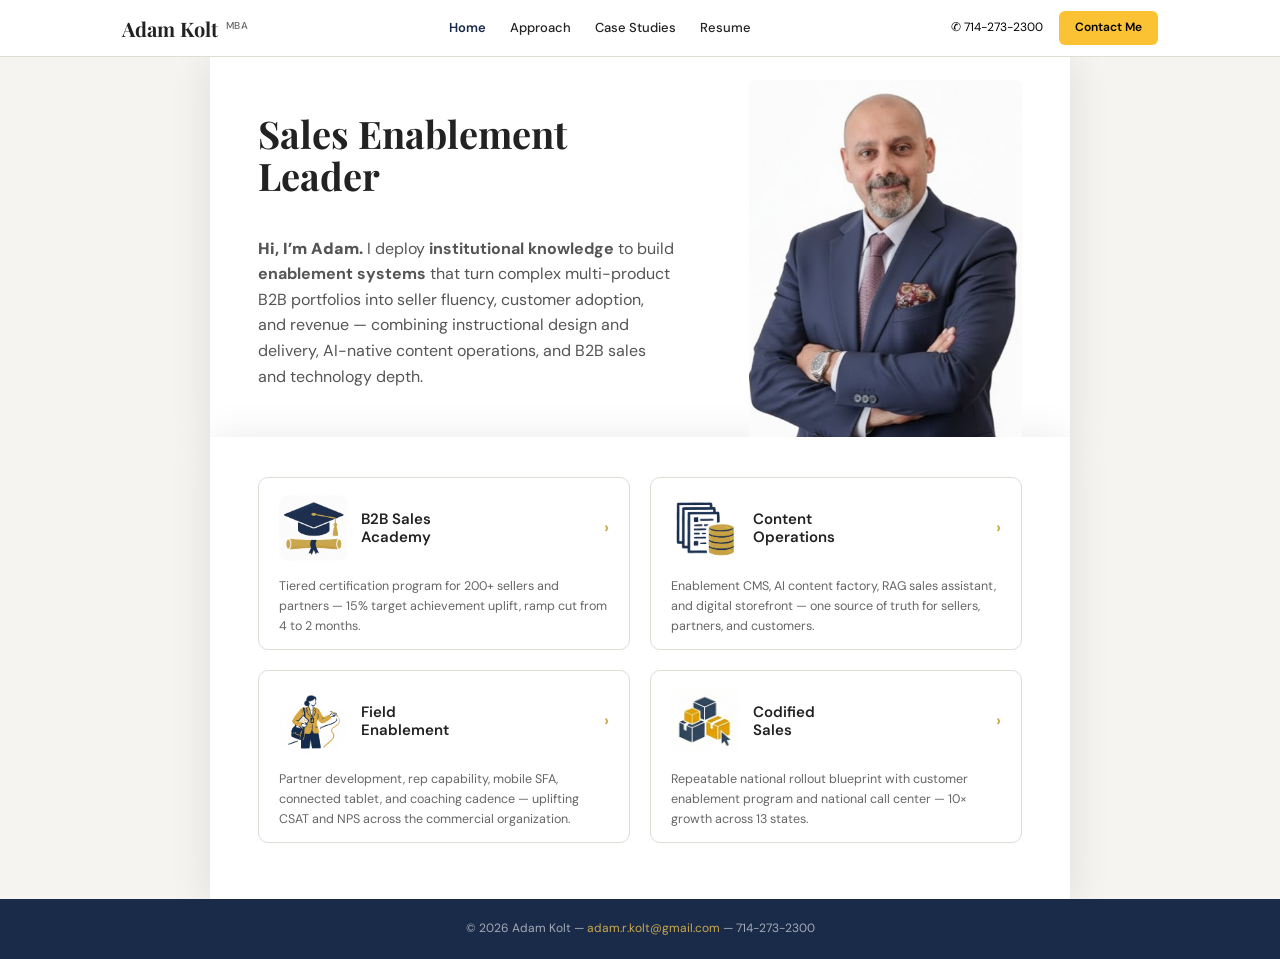
<file: index.html>
<!DOCTYPE html>
<html lang="en">

<head>
  <meta charset="UTF-8">
  <meta name="viewport" content="width=device-width, initial-scale=1.0">
  <title>Adam Kolt MBA – Sales Enablement Leader</title>
  <link
    href="https://fonts.googleapis.com/css2?family=Playfair+Display:ital,wght@0,700;1,400;1,700&family=DM+Sans:wght@300;400;500;600;700;800&display=swap"
    rel="stylesheet">
  <link rel="stylesheet" href="css/style.css">
</head>

<body>

  <!-- HEADER -->
  <header class="site-header">
    <div class="header-inner">
      <a href="index.html" class="header-logo">Adam Kolt <sup>MBA</sup></a>
      <nav class="site-nav">
        <a href="index.html" class="active">Home</a>
        <a href="approach.html">Approach</a>
        <a href="impact/b2b-sales-academy.html">Case Studies</a>
        <a href="resume.html">Resume</a>
      </nav>
      <div class="header-actions">
        <span class="header-phone">&#9990; 714-273-2300</span>
        <a href="mailto:adam.r.kolt@gmail.com" class="btn-contact">Contact Me</a>
      </div>
    </div>
  </header>

  <!-- HERO -->
  <div class="hero">
    <div class="hero-inner">
      <div style="padding-top:40px;">
        <h1 class="hero-heading" style="font-family:'Playfair Display',serif;font-weight:700;font-size:38px;">Sales
          Enablement <br> Leader
        </h1>
        <br>
        <p class="hero-sub">
          <span style="font-weight:900;">Hi, I&rsquo;m Adam.</span> I deploy <strong>institutional knowledge</strong>
          to build <strong>enablement systems</strong> that turn complex multi-product B2B portfolios into seller
          fluency, customer adoption, and revenue &mdash; combining instructional design and delivery, AI-native content
          operations, and B2B sales and technology depth.
        </p>
      </div>
      <div class="hero-photo" style="width:273px;height:357px;">
        <img src="images/AdamKolt.JPG" alt="Adam Kolt"
          style="width:100%;height:100%;object-fit:cover;object-position:center top;">
      </div>
    </div>
  </div>

  <!-- CASE STUDY CARDS -->
  <div class="cards-section">
    <div class="cards-grid">

      <!-- B2B Sales Academy -->
      <a href="impact/b2b-sales-academy.html" class="project-card">
        <div class="card-icon">
          <img src="images/Academy_Icon.jpg" alt="B2B Sales Academy"
            style="width:100%;height:100%;object-fit:contain;transform:scale(1.05);">
        </div>
        <div class="card-title">
          <h3>B2B Sales<br>Academy</h3>
          <span class="card-arrow">&rsaquo;</span>
        </div>
        <p class="card-desc">Tiered certification program for 200+ sellers and partners &mdash; 15% target
          achievement uplift, ramp cut from 4 to 2 months.</p>
      </a>

      <!-- Content Operations -->
      <a href="impact/content-operations.html" class="project-card">
        <div class="card-icon">
          <img src="images/Content_Icon.jpg" alt="Content Operations"
            style="width:100%;height:100%;object-fit:contain;">
        </div>
        <div class="card-title">
          <h3>Content<br>Operations</h3>
          <span class="card-arrow">&rsaquo;</span>
        </div>
        <p class="card-desc">Enablement CMS, AI content factory, RAG sales assistant, and digital storefront &mdash;
          one source of truth for sellers, partners, and customers.</p>
      </a>

      <!-- Field Enablement -->
      <a href="impact/field-enablement.html" class="project-card">
        <div class="card-icon">
          <img src="images/Field_Icon.png" alt="Field Enablement" style="width:100%;height:100%;object-fit:contain;">
        </div>
        <div class="card-title">
          <h3>Field<br>Enablement</h3>
          <span class="card-arrow">&rsaquo;</span>
        </div>
        <p class="card-desc">Partner development, rep capability, mobile SFA, connected tablet, and coaching cadence
          &mdash;
          uplifting CSAT and NPS across the commercial organization.</p>
      </a>

      <!-- Codified Sales -->
      <a href="impact/codified-sales.html" class="project-card">
        <div class="card-icon">
          <img src="images/CS_Icon.png" alt="Codified Sales" style="width:100%;height:100%;object-fit:contain;">
        </div>
        <div class="card-title">
          <h3>Codified<br>Sales</h3>
          <span class="card-arrow">&rsaquo;</span>
        </div>
        <p class="card-desc">Repeatable national rollout blueprint with customer enablement program and national call
          center &mdash; 10&times; growth across 13 states.</p>
      </a>

    </div>
  </div>

  <footer class="site-footer">
    &copy; 2026 Adam Kolt &mdash; <a href="mailto:adam.r.kolt@gmail.com">adam.r.kolt@gmail.com</a> &mdash;
    714-273-2300
  </footer>

</body>

</html>
</file>
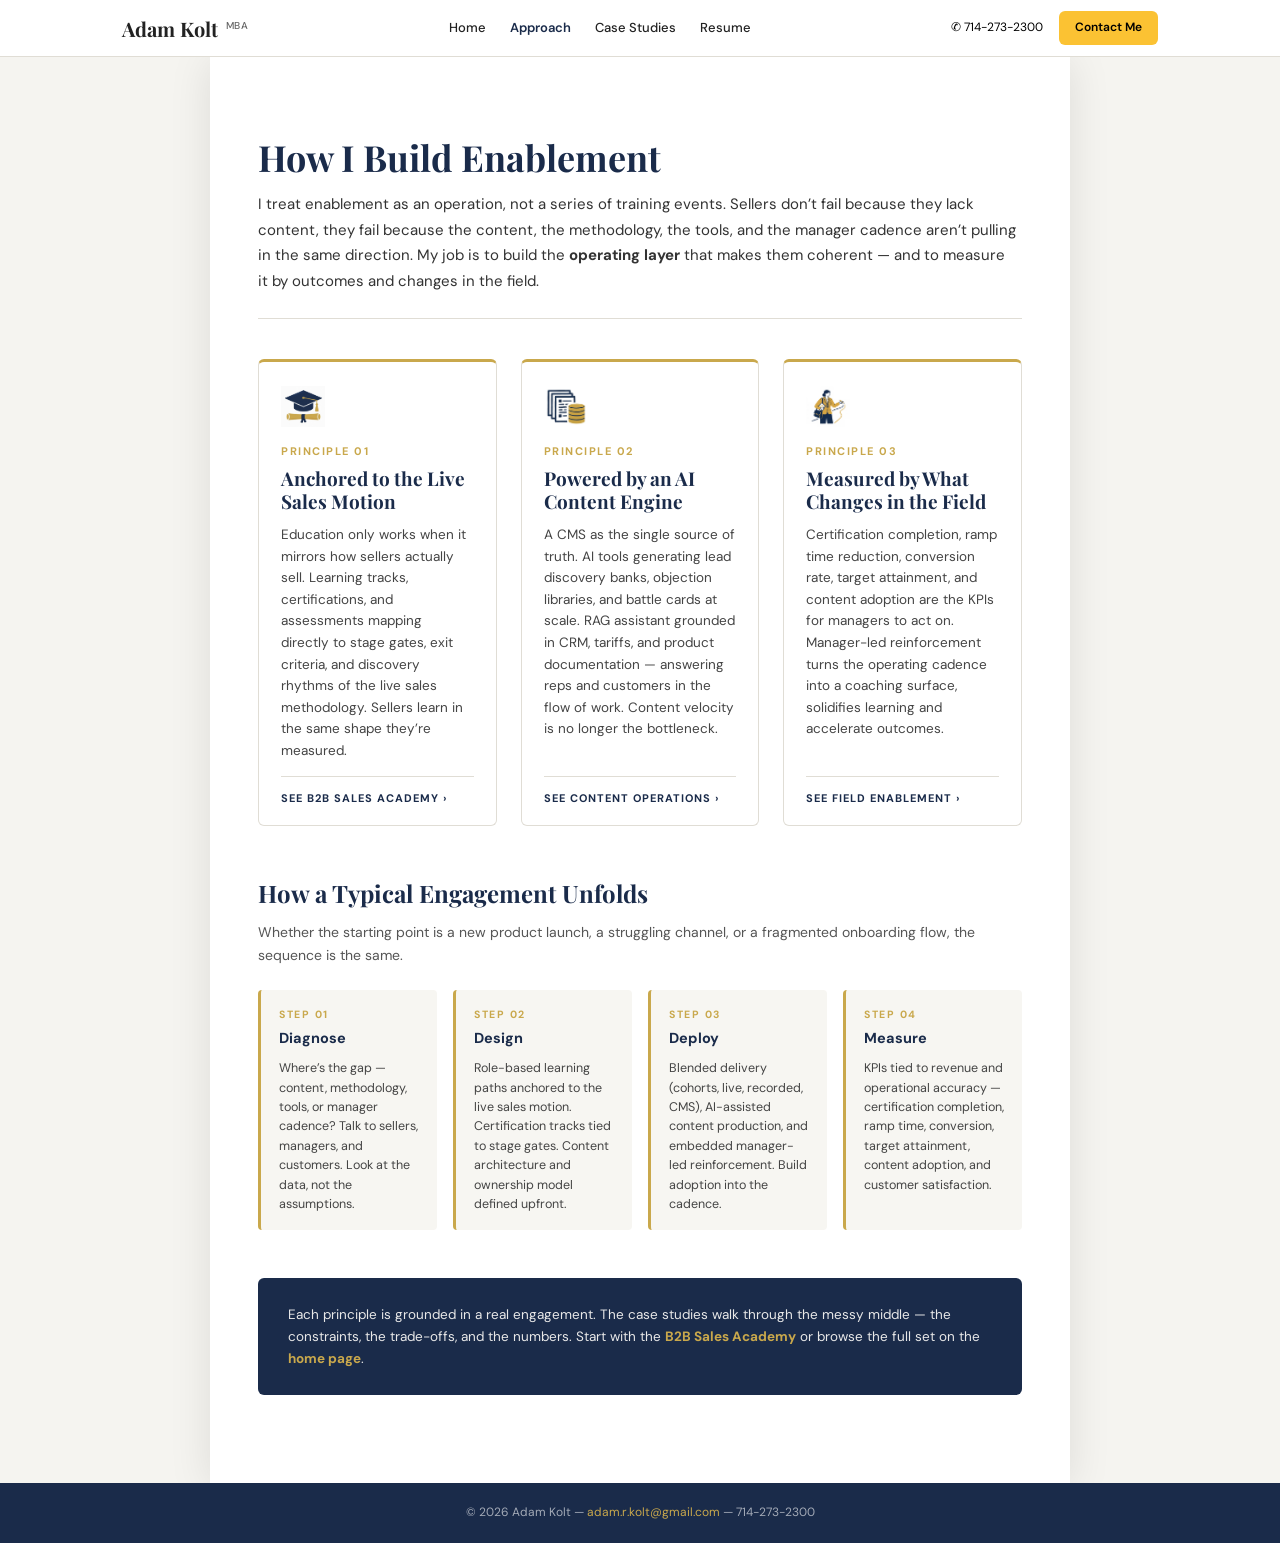
<file: approach.html>
<!DOCTYPE html>
<html lang="en">

<head>
  <meta charset="UTF-8">
  <meta name="viewport" content="width=device-width, initial-scale=1.0">
  <title>Approach – Adam Kolt MBA | How I Build Enablement</title>
  <link
    href="https://fonts.googleapis.com/css2?family=Playfair+Display:ital,wght@0,700;1,400;1,700&family=DM+Sans:wght@300;400;500;600;700;800&display=swap"
    rel="stylesheet">
  <link rel="stylesheet" href="css/style.css">
  <style>
    .approach-hero {
      padding: 48px 0 24px;
      border-bottom: 1px solid var(--border);
      margin-bottom: 40px;
    }

    .approach-hero h1 {
      font-family: 'Playfair Display', serif;
      font-size: 36px;
      font-weight: 700;
      color: var(--navy);
      margin: 0 0 14px;
      line-height: 1.15;
    }

    .approach-hero .lede {
      font-size: 15px;
      color: #333;
      line-height: 1.7;
      max-width: 760px;
      margin: 0;
    }

    .principles-grid {
      display: grid;
      grid-template-columns: repeat(3, 1fr);
      gap: 24px;
      margin-bottom: 48px;
    }

    .principle-card {
      background: #fff;
      border: 1px solid var(--border);
      border-top: 3px solid var(--gold);
      border-radius: 6px;
      padding: 22px 22px 18px;
      display: flex;
      flex-direction: column;
    }

    .principle-icon {
      width: 44px;
      height: 44px;
      margin-bottom: 14px;
    }

    .principle-icon img {
      width: 100%;
      height: 100%;
      object-fit: contain;
    }

    .principle-num {
      font-size: 11px;
      font-weight: 700;
      color: var(--gold);
      letter-spacing: 1.5px;
      text-transform: uppercase;
      margin-bottom: 6px;
    }

    .principle-card h3 {
      font-family: 'Playfair Display', serif;
      font-size: 19px;
      font-weight: 700;
      color: var(--navy);
      margin: 0 0 10px;
      line-height: 1.25;
    }

    .principle-card p {
      font-size: 13.5px;
      color: #444;
      line-height: 1.6;
      margin: 0 0 14px;
      flex: 1;
    }

    .principle-card a.see-case {
      font-size: 11px;
      font-weight: 700;
      color: var(--navy);
      letter-spacing: 1px;
      text-transform: uppercase;
      text-decoration: none;
      border-top: 1px solid var(--border);
      padding-top: 12px;
      display: inline-block;
    }

    .principle-card a.see-case:hover {
      color: var(--gold);
    }

    .process-section {
      margin-bottom: 48px;
    }

    .process-section h2 {
      font-family: 'Playfair Display', serif;
      font-size: 24px;
      font-weight: 700;
      color: var(--navy);
      margin: 0 0 8px;
    }

    .process-section .process-lede {
      font-size: 14px;
      color: #555;
      line-height: 1.6;
      margin: 0 0 24px;
      max-width: 720px;
    }

    .process-grid {
      display: grid;
      grid-template-columns: repeat(4, 1fr);
      gap: 16px;
    }

    .process-step {
      background: #F7F6F2;
      border-left: 3px solid var(--gold);
      padding: 16px 18px;
      border-radius: 4px;
    }

    .process-step .step-num {
      font-size: 10.5px;
      font-weight: 700;
      color: var(--gold);
      letter-spacing: 1.5px;
      text-transform: uppercase;
      margin-bottom: 4px;
    }

    .process-step h4 {
      font-size: 14.5px;
      font-weight: 700;
      color: var(--navy);
      margin: 0 0 8px;
    }

    .process-step p {
      font-size: 12.5px;
      color: #444;
      line-height: 1.55;
      margin: 0;
    }

    .closing-callout {
      background: var(--navy);
      color: #fff;
      padding: 26px 30px;
      border-radius: 6px;
      margin-bottom: 40px;
    }

    .closing-callout h3 {
      font-family: 'Playfair Display', serif;
      font-size: 20px;
      font-weight: 700;
      margin: 0 0 8px;
      color: #fff;
    }

    .closing-callout p {
      font-size: 13.5px;
      line-height: 1.6;
      margin: 0;
      color: #e8e8e8;
    }

    .closing-callout a {
      color: var(--gold);
      font-weight: 700;
      text-decoration: none;
    }

    @media (max-width: 900px) {

      .principles-grid,
      .process-grid {
        grid-template-columns: 1fr;
      }
    }
  </style>
</head>

<body>

  <!-- HEADER -->
  <header class="site-header">
    <div class="header-inner">
      <a href="index.html" class="header-logo">Adam Kolt <sup>MBA</sup></a>
      <nav class="site-nav">
        <a href="index.html">Home</a>
        <a href="approach.html" class="active">Approach</a>
        <a href="impact/b2b-sales-academy.html">Case Studies</a>
        <a href="resume.html">Resume</a>
      </nav>
      <div class="header-actions">
        <span class="header-phone">&#9990; 714-273-2300</span>
        <a href="mailto:adam.r.kolt@gmail.com" class="btn-contact">Contact Me</a>
      </div>
    </div>
  </header>

  <div class="page">
    <div class="content">

      <!-- HERO -->
      <div class="approach-hero">
        <h1>How I Build Enablement</h1>
        <p class="lede">
          I treat enablement as an operation, not a series of training events. Sellers don&rsquo;t fail because they
          lack content, they fail because the content, the methodology, the tools, and the manager cadence
          aren&rsquo;t pulling in the same direction. My job is to build the <strong>operating layer</strong> that
          makes them coherent &mdash; and to measure it by outcomes and changes in the field.
        </p>
      </div>

      <!-- THREE PRINCIPLES -->
      <div class="principles-grid">

        <!-- Principle 1 -->
        <div class="principle-card">
          <div class="principle-icon"><img src="images/Academy_Icon.jpg" alt=""></div>
          <div class="principle-num">Principle 01</div>
          <h3>Anchored to the Live Sales Motion</h3>
          <p>Education only works when it mirrors how sellers actually sell. Learning tracks, certifications, and
            assessments mapping directly to stage gates, exit criteria, and discovery rhythms of the live sales
            methodology. Sellers learn in the same shape they&rsquo;re
            measured.</p>
          <a class="see-case" href="impact/b2b-sales-academy.html">See B2B Sales Academy &rsaquo;</a>
        </div>

        <!-- Principle 2 -->
        <div class="principle-card">
          <div class="principle-icon"><img src="images/Content_Icon.jpg" alt=""></div>
          <div class="principle-num">Principle 02</div>
          <h3>Powered by an AI Content Engine</h3>
          <p>A CMS as the single source of truth. AI tools generating lead discovery banks, objection
            libraries, and battle cards at scale. RAG assistant grounded in CRM, tariffs, and product
            documentation &mdash; answering reps and customers in the flow of work. Content velocity is no longer the
            bottleneck.</p>
          <a class="see-case" href="impact/content-operations.html">See Content Operations &rsaquo;</a>
        </div>

        <!-- Principle 3 -->
        <div class="principle-card">
          <div class="principle-icon"><img src="images/Field_Icon.png" alt=""></div>
          <div class="principle-num">Principle 03</div>
          <h3>Measured by What Changes in the Field</h3>
          <p>Certification completion, ramp time reduction, conversion rate, target attainment, and content adoption are
            the KPIs
            for managers to act on. Manager-led reinforcement turns the operating
            cadence into a coaching surface, solidifies learning and accelerate outcomes.</p>
          <a class="see-case" href="impact/field-enablement.html">See Field Enablement &rsaquo;</a>
        </div>

      </div>

      <!-- ENGAGEMENT PROCESS -->
      <div class="process-section">
        <h2>How a Typical Engagement Unfolds</h2>
        <p class="process-lede">
          Whether the starting point is a new product launch, a struggling channel, or a fragmented onboarding flow,
          the sequence is the same.
        </p>

        <div class="process-grid">

          <div class="process-step">
            <div class="step-num">Step 01</div>
            <h4>Diagnose</h4>
            <p>Where&rsquo;s the gap &mdash; content, methodology, tools, or manager cadence? Talk to sellers,
              managers, and customers. Look at the data, not the assumptions.</p>
          </div>

          <div class="process-step">
            <div class="step-num">Step 02</div>
            <h4>Design</h4>
            <p>Role-based learning paths anchored to the live sales motion. Certification tracks tied to stage gates.
              Content architecture and ownership model defined upfront.</p>
          </div>

          <div class="process-step">
            <div class="step-num">Step 03</div>
            <h4>Deploy</h4>
            <p>Blended delivery (cohorts, live, recorded, CMS), AI-assisted content production, and embedded
              manager-led reinforcement. Build adoption into the cadence.</p>
          </div>

          <div class="process-step">
            <div class="step-num">Step 04</div>
            <h4>Measure</h4>
            <p>KPIs tied to revenue and operational accuracy &mdash; certification completion, ramp time, conversion,
              target attainment, content adoption, and customer satisfaction.</p>
          </div>

        </div>
      </div>

      <!-- CLOSING CALLOUT -->
      <div class="closing-callout">
        <p>Each principle is grounded in a real engagement. The case studies walk through the messy middle &mdash;
          the constraints, the trade-offs, and the numbers. Start with the
          <a href="impact/b2b-sales-academy.html">B2B Sales Academy</a> or browse the full set on the
          <a href="index.html">home page</a>.
        </p>
      </div>

    </div>
  </div>

  <footer class="site-footer">
    &copy; 2026 Adam Kolt &mdash; <a href="mailto:adam.r.kolt@gmail.com">adam.r.kolt@gmail.com</a> &mdash;
    714-273-2300
  </footer>

</body>

</html>
</file>
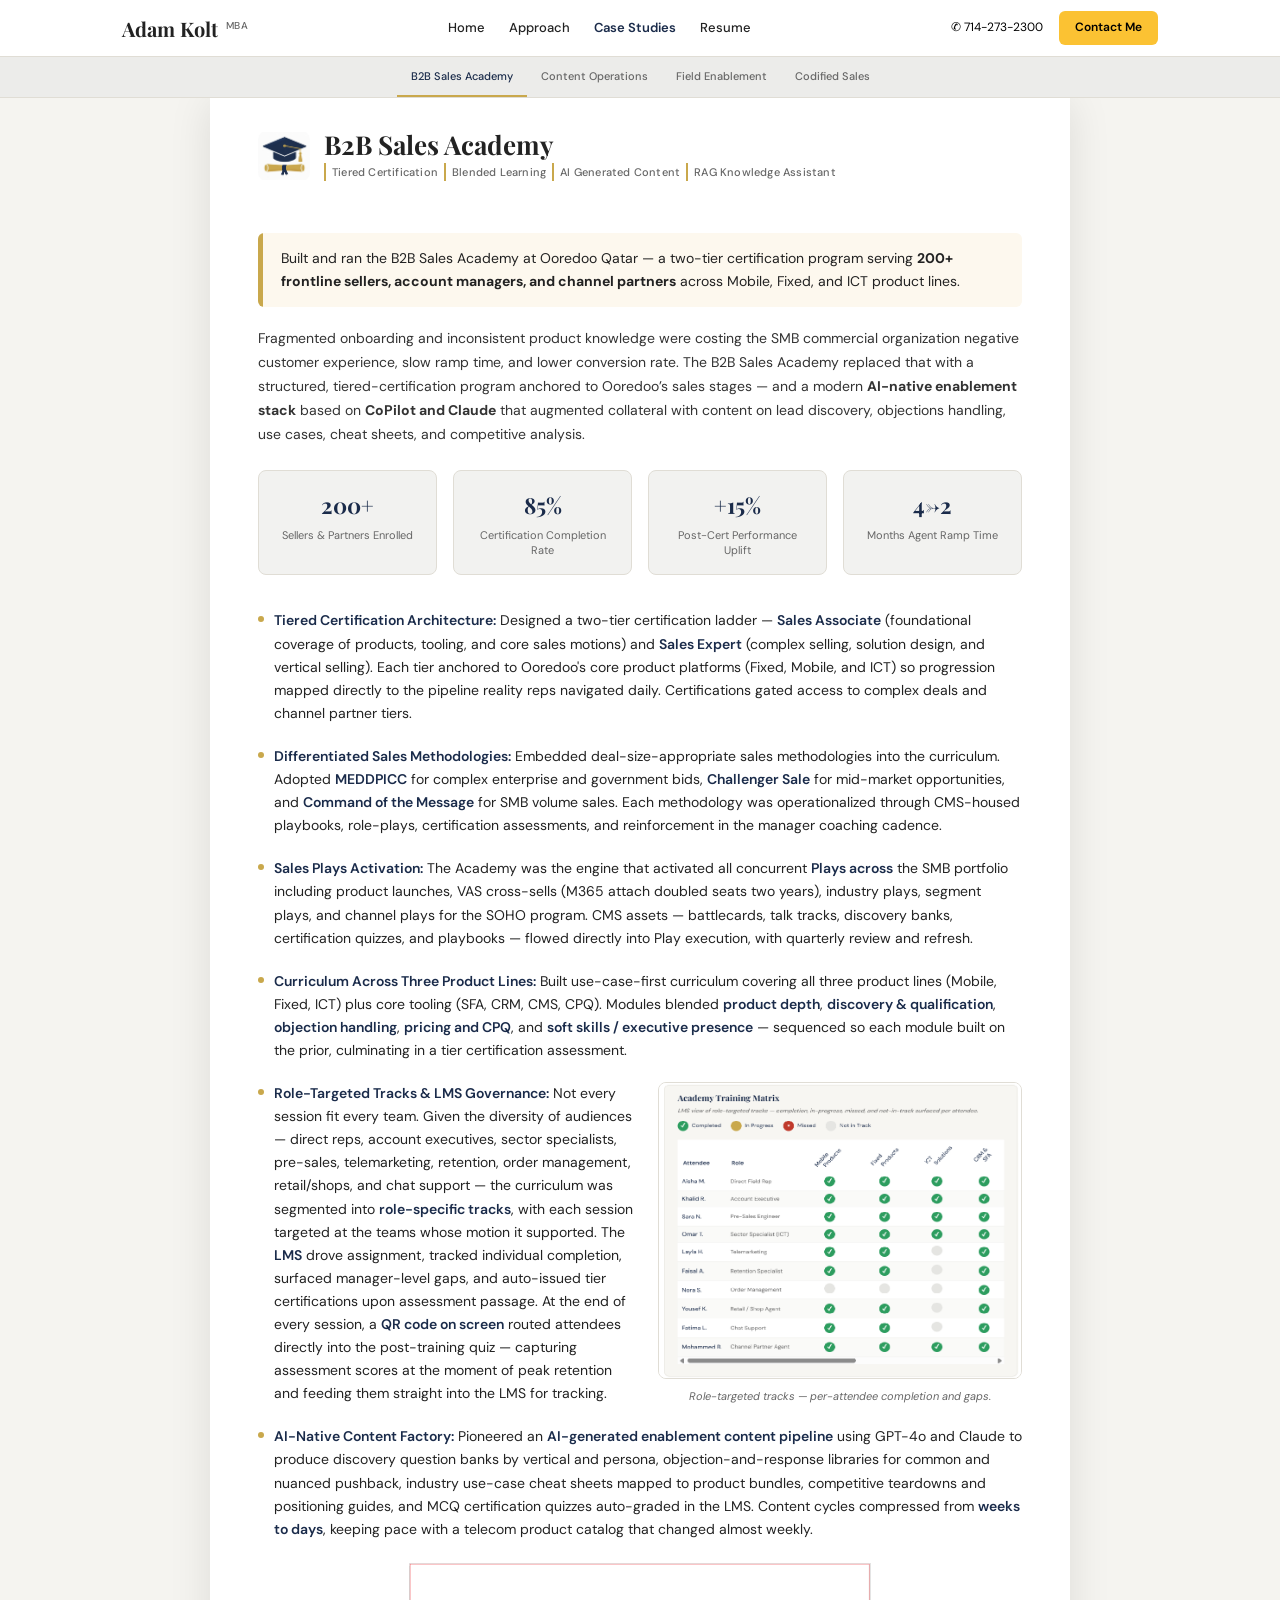
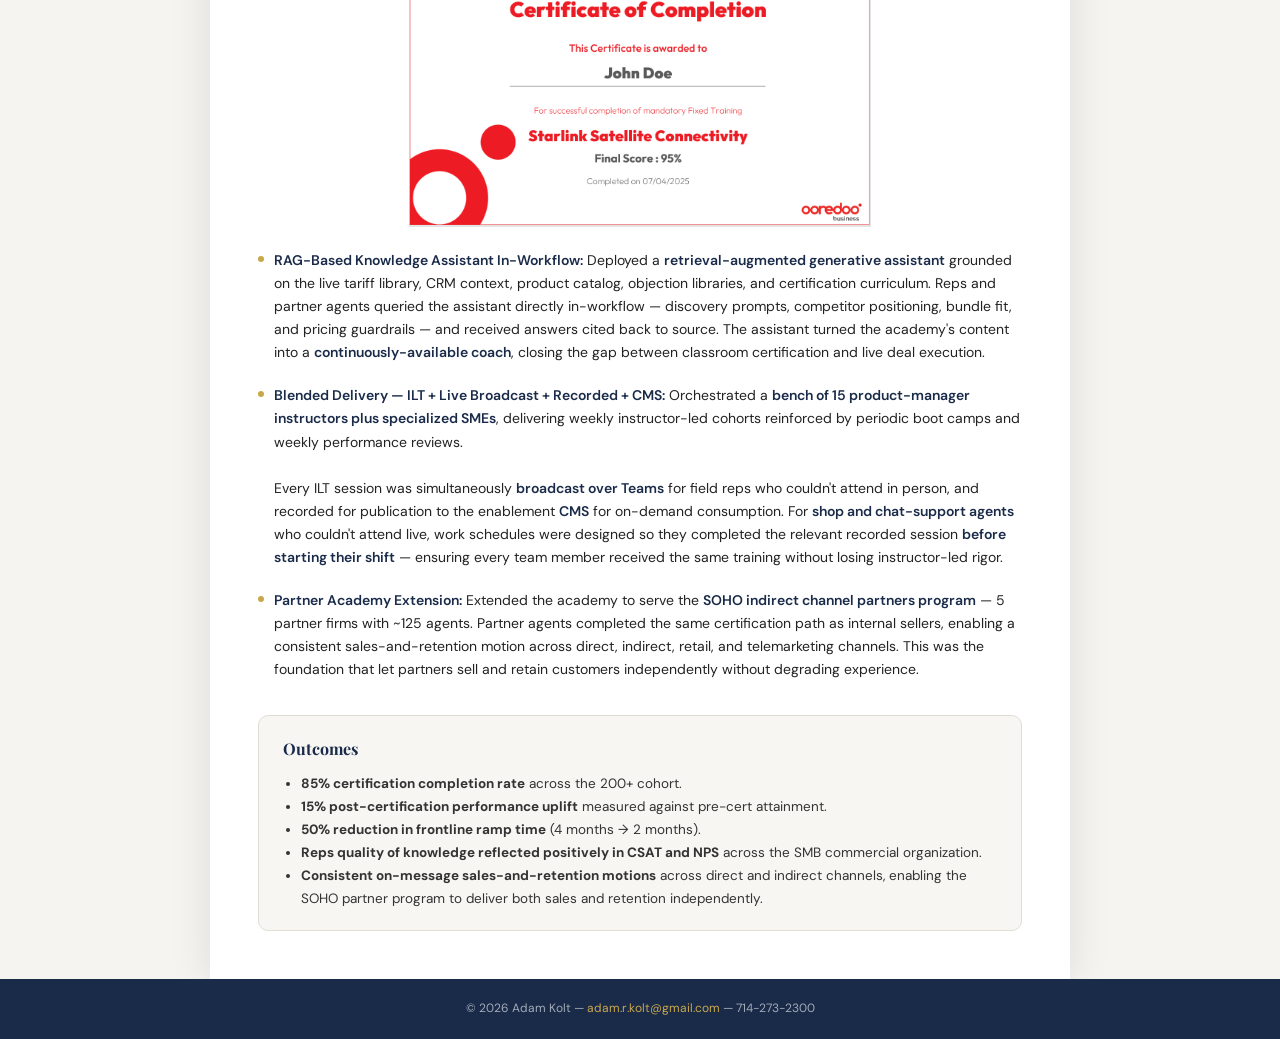
<file: impact/b2b-sales-academy.html>
<!DOCTYPE html>
<html lang="en">

<head>
  <meta charset="UTF-8">
  <meta name="viewport" content="width=device-width, initial-scale=1.0">
  <title>B2B Sales Academy – Adam Kolt MBA</title>
  <link
    href="https://fonts.googleapis.com/css2?family=Playfair+Display:ital,wght@0,700;1,400;1,700&family=DM+Sans:wght@300;400;500;600;700;800&display=swap"
    rel="stylesheet">
  <link rel="stylesheet" href="../css/style.css">
  <style>
    .bullet-item,
    .right-bullet {
      border-bottom: none;
    }
  </style>
</head>

<body>

  <header class="site-header">
    <div class="header-inner">
      <a href="../index.html" class="header-logo">Adam Kolt <sup>MBA</sup></a>
      <nav class="site-nav">
        <a href="../index.html">Home</a>
        <a href="../approach.html">Approach</a>
        <a href="b2b-sales-academy.html" class="active">Case Studies</a>
        <a href="../resume.html">Resume</a>
      </nav>
      <div class="header-actions">
        <span class="header-phone">&#9990; 714-273-2300</span>
        <a href="mailto:adam.r.kolt@gmail.com" class="btn-contact">Contact Me</a>
      </div>
    </div>
  </header>

  <!-- PROJECT NAV -->
  <div style="background:#ECECEA;border-bottom:1px solid var(--border);position:sticky;top:56px;z-index:99;">
    <div style="margin:0 auto;padding:0 48px;display:flex;gap:0;justify-content:center;">
      <a href="b2b-sales-academy.html"
        style="padding:10px 14px;font-size:11px;font-weight:500;color:var(--navy);white-space:nowrap;border-bottom:2px solid var(--gold);">B2B
        Sales Academy</a>
      <a href="content-operations.html"
        style="padding:10px 14px;font-size:11px;font-weight:500;color:var(--muted);white-space:nowrap;border-bottom:2px solid transparent;">Content
        Operations</a>
      <a href="field-enablement.html"
        style="padding:10px 14px;font-size:11px;font-weight:500;color:var(--muted);white-space:nowrap;border-bottom:2px solid transparent;">Field
        Enablement</a>
      <a href="codified-sales.html"
        style="padding:10px 14px;font-size:11px;font-weight:500;color:var(--muted);white-space:nowrap;border-bottom:2px solid transparent;">Codified
        Sales</a>
    </div>
  </div>

  <div class="page">
    <div class="content">

      <div class="section-header">
        <div class="section-icon"><img src="../images/Academy_Icon.jpg" alt=""
            style="width:100%;height:100%;object-fit:contain;"></div>
        <div class="section-title">
          <h2>B2B Sales Academy</h2>
          <div class="tags">
            <span class="tag">Tiered Certification</span>
            <span class="tag">Blended Learning</span>
            <span class="tag">AI Generated Content</span>
            <span class="tag">RAG Knowledge Assistant</span>
          </div>
        </div>
      </div>
      <br>
      <div class="callout gold" style="margin-top:20px;">
        <div class="callout-bar"></div>
        <div class="callout-body">
          Built and ran the B2B Sales Academy at Ooredoo Qatar — a two-tier certification program serving
          <strong>200+ frontline sellers, account managers, and channel partners</strong> across Mobile, Fixed, and
          ICT product lines.
        </div>
      </div>

      <p class="intro">
        Fragmented onboarding and inconsistent product knowledge were costing the SMB commercial organization negative
        customer experience, slow ramp time, and lower conversion rate. The B2B Sales Academy replaced that with a
        structured, tiered-certification program anchored to Ooredoo&rsquo;s sales stages &mdash; and a modern
        <strong>AI-native enablement stack</strong> based on <strong>CoPilot and Claude</strong> that augmented
        collateral with content on lead discovery, objections handling, use cases, cheat sheets, and competitive
        analysis.
      </p>

      <!-- KPIs -->
      <div style="display:grid;grid-template-columns:repeat(4,1fr);gap:16px;margin-top:20px;margin-bottom:24px;">
        <div
          style="background:#f2f2f0;border:1px solid var(--border);border-radius:8px;padding:16px;text-align:center;">
          <div style="font-size:22px;font-weight:700;color:var(--navy);font-family:'Playfair Display',serif;">200+
          </div>
          <div style="font-size:11px;color:var(--muted);margin-top:4px;line-height:1.4;">Sellers &amp; Partners
            Enrolled</div>
        </div>
        <div
          style="background:#f2f2f0;border:1px solid var(--border);border-radius:8px;padding:16px;text-align:center;">
          <div style="font-size:22px;font-weight:700;color:var(--navy);font-family:'Playfair Display',serif;">85%
          </div>
          <div style="font-size:11px;color:var(--muted);margin-top:4px;line-height:1.4;">Certification Completion
            Rate</div>
        </div>
        <div
          style="background:#f2f2f0;border:1px solid var(--border);border-radius:8px;padding:16px;text-align:center;">
          <div style="font-size:22px;font-weight:700;color:var(--navy);font-family:'Playfair Display',serif;">+15%
          </div>
          <div style="font-size:11px;color:var(--muted);margin-top:4px;line-height:1.4;">Post-Cert Performance Uplift
          </div>
        </div>
        <div
          style="background:#f2f2f0;border:1px solid var(--border);border-radius:8px;padding:16px;text-align:center;">
          <div style="font-size:22px;font-weight:700;color:var(--navy);font-family:'Playfair Display',serif;">4&rarr;2
          </div>
          <div style="font-size:11px;color:var(--muted);margin-top:4px;line-height:1.4;">Months Agent Ramp Time</div>
        </div>
      </div>

      <!-- SECTIONS -->
      <div class="bullet-list">

        <div class="bullet-item">
          <div class="bullet-dot"></div>
          <div><strong>Tiered Certification Architecture:</strong> Designed a two-tier certification ladder &mdash;
            <strong>Sales Associate</strong> (foundational coverage of products, tooling, and core sales motions)
            and <strong>Sales Expert</strong> (complex selling, solution design, and vertical selling). Each tier
            anchored to Ooredoo's core product platforms (Fixed, Mobile, and ICT) so progression mapped directly to
            the pipeline reality reps navigated daily. Certifications gated access to complex deals and channel
            partner tiers.
          </div>
        </div>

        <div class="bullet-item">
          <div class="bullet-dot"></div>
          <div><strong>Differentiated Sales Methodologies:</strong> Embedded deal-size-appropriate sales
            methodologies into the curriculum. Adopted <strong>MEDDPICC</strong> for complex enterprise and government
            bids, <strong>Challenger Sale</strong> for mid-market opportunities, and <strong>Command of the
              Message</strong> for SMB volume sales. Each methodology was operationalized through CMS-housed playbooks,
            role-plays, certification assessments, and reinforcement in the manager coaching cadence.
          </div>
        </div>

        <div class="bullet-item">
          <div class="bullet-dot"></div>
          <div><strong>Sales Plays Activation:</strong>

            The Academy was the engine that activated all concurrent <strong> Plays across</strong> the SMB
            portfolio including product launches, VAS cross-sells (M365 attach doubled seats two years), industry plays,
            segment
            plays, and channel plays for the SOHO program. CMS assets — battlecards, talk tracks, discovery banks,
            certification quizzes, and playbooks — flowed directly into Play execution, with quarterly review and
            refresh.

          </div>
        </div>




        <div class="bullet-item">
          <div class="bullet-dot"></div>
          <div><strong>Curriculum Across Three Product Lines:</strong> Built use-case-first curriculum covering all
            three product lines (Mobile, Fixed, ICT) plus core tooling (SFA, CRM, CMS, CPQ). Modules blended
            <strong>product depth</strong>, <strong>discovery &amp; qualification</strong>,
            <strong>objection handling</strong>, <strong>pricing and CPQ</strong>, and
            <strong>soft skills / executive presence</strong> &mdash; sequenced so each module built on the prior,
            culminating in a tier certification assessment.
          </div>
        </div>

        <div class="bullet-item">
          <div class="bullet-dot"></div>
          <div style="display:grid;grid-template-columns:1fr 1fr;gap:20px;align-items:start;">
            <div><strong>Role-Targeted Tracks &amp; LMS Governance:</strong> Not every session fit every team. Given
              the diversity of audiences &mdash; direct reps, account executives, sector specialists, pre-sales,
              telemarketing, retention, order management, retail/shops, and chat support &mdash; the curriculum was
              segmented into <strong>role-specific tracks</strong>, with each session targeted at the teams whose
              motion it supported. The <strong>LMS</strong> drove assignment, tracked individual completion,
              surfaced manager-level gaps, and auto-issued tier certifications upon assessment passage. At the end
              of every session, a <strong>QR code on screen</strong> routed attendees directly into the
              post-training quiz &mdash; capturing assessment scores at the moment of peak retention and feeding
              them straight into the LMS for tracking.
            </div>
            <div>
              <img src="../images/Matrix.png" alt="Academy Training Matrix &mdash; LMS view"
                style="width:100%;display:block;border-radius:8px;border:1px solid var(--border);">
              <p style="text-align:center;font-size:11px;color:var(--muted);margin-top:8px;font-style:italic;">
                Role-targeted tracks &mdash; per-attendee completion and gaps.
              </p>
            </div>
          </div>
        </div>

        <div class="bullet-item">
          <div class="bullet-dot"></div>
          <div><strong>AI-Native Content Factory:</strong> Pioneered an
            <strong>AI-generated enablement content pipeline</strong> using GPT-4o and Claude to produce discovery
            question banks by vertical and persona, objection-and-response libraries for common and nuanced
            pushback, industry use-case cheat sheets mapped to product bundles, competitive teardowns and
            positioning guides, and MCQ certification quizzes auto-graded in the LMS. Content cycles compressed
            from <strong>weeks to days</strong>, keeping pace with a telecom product catalog that changed almost weekly.
          </div>
        </div>

        <div style="display:flex;justify-content:center;margin:12px 0;">
          <img src="../images/certificate.png" alt="B2B Academy Certificate"
            style="height:264px;width:auto;display:block;">
        </div>

        <div class="bullet-item">
          <div class="bullet-dot"></div>
          <div><strong>RAG-Based Knowledge Assistant In-Workflow:</strong> Deployed a
            <strong>retrieval-augmented generative assistant</strong> grounded on the live tariff library, CRM
            context, product catalog, objection libraries, and certification curriculum. Reps and partner agents
            queried the assistant directly in-workflow &mdash; discovery prompts, competitor positioning, bundle
            fit, and pricing guardrails &mdash; and received answers cited back to source. The assistant turned the
            academy's content into a <strong>continuously-available coach</strong>, closing the gap between
            classroom certification and live deal execution.
          </div>
        </div>

        <div class="bullet-item">
          <div class="bullet-dot"></div>
          <div><strong>Blended Delivery &mdash; ILT + Live Broadcast + Recorded + CMS:</strong> Orchestrated a
            <strong>bench of 15 product-manager instructors plus specialized SMEs</strong>, delivering weekly
            instructor-led cohorts reinforced by periodic boot camps and weekly performance reviews.
            <br><br>
            Every ILT session was simultaneously <strong>broadcast over Teams</strong> for field reps who couldn't
            attend in person, and recorded for publication to the enablement <strong>CMS</strong> for on-demand
            consumption. For <strong>shop and chat-support agents</strong> who couldn't attend live, work schedules
            were designed so they completed the relevant recorded session
            <strong>before starting their shift</strong> &mdash; ensuring every team member received the same
            training without losing instructor-led rigor.
          </div>
        </div>

        <div class="bullet-item" style="border-bottom:none;">
          <div class="bullet-dot"></div>
          <div><strong>Partner Academy Extension:</strong> Extended the academy to serve the
            <strong>SOHO indirect channel partners program</strong> &mdash; 5 partner firms with ~125 agents.
            Partner agents completed the same certification path as internal sellers, enabling a consistent
            sales-and-retention motion across direct, indirect, retail, and telemarketing channels. This was the
            foundation that let partners sell and retain customers independently without degrading experience.
          </div>
        </div>

      </div>

      <!-- OUTCOMES -->
      <div
        style="background:#F7F6F2;border:1px solid var(--border);border-radius:10px;padding:20px 24px;margin-top:24px;">
        <h4 style="font-family:'Playfair Display',serif;font-size:16px;color:var(--navy);margin:0 0 10px;">Outcomes
        </h4>
        <ul style="margin:0;padding-left:18px;font-size:13.5px;color:#333;line-height:1.7;">
          <li><strong>85% certification completion rate</strong> across the 200+ cohort.</li>
          <li><strong>15% post-certification performance uplift</strong> measured against pre-cert attainment.</li>
          <li><strong>50% reduction in frontline ramp time</strong> (4 months &rarr; 2 months).</li>
          <li><strong>Reps quality of knowledge reflected positively in CSAT and NPS</strong> across the SMB commercial
            organization.</li>
          <li><strong>Consistent on-message sales-and-retention motions</strong> across direct and indirect channels,
            enabling
            the SOHO partner program to deliver both sales and retention independently.</li>
        </ul>
      </div>

    </div>
  </div><!-- /page -->

  <footer class="site-footer">
    &copy; 2026 Adam Kolt &mdash; <a href="mailto:adam.r.kolt@gmail.com">adam.r.kolt@gmail.com</a> &mdash;
    714-273-2300
  </footer>

</body>

</html>
</file>
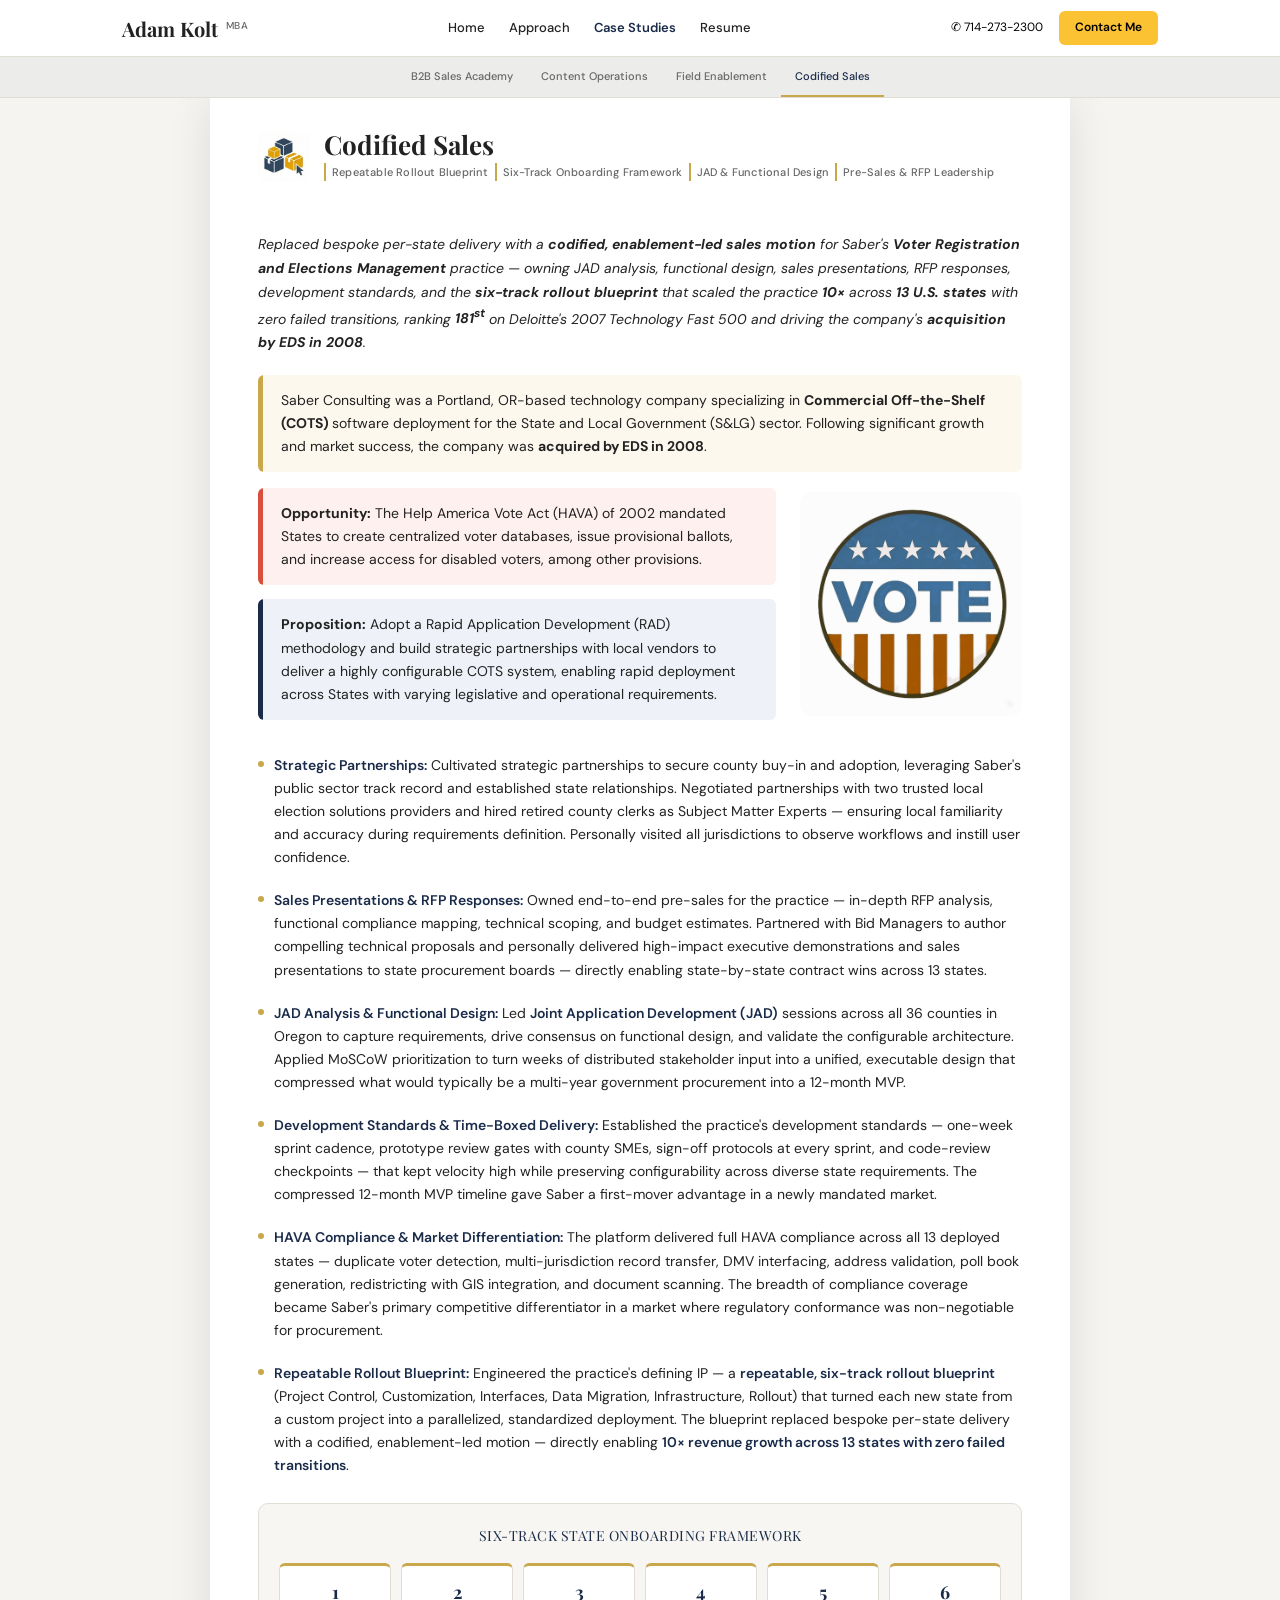
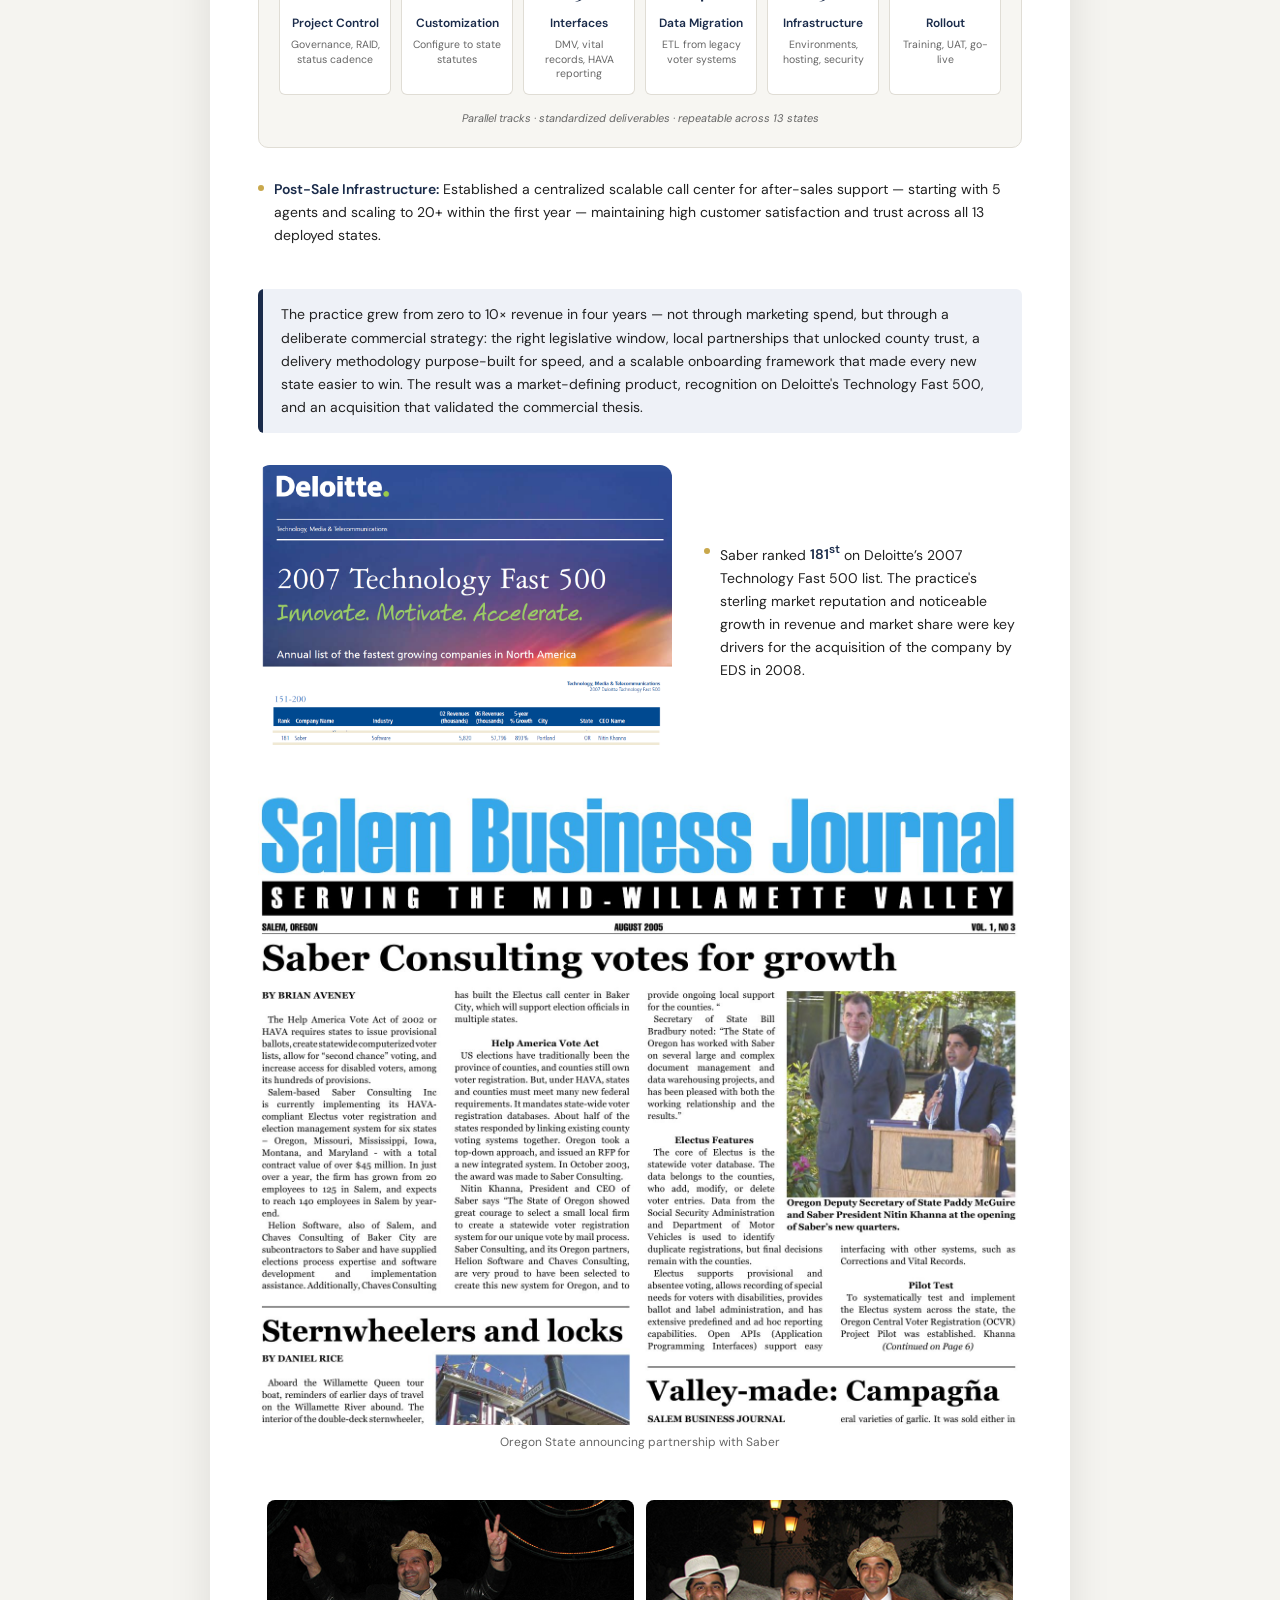
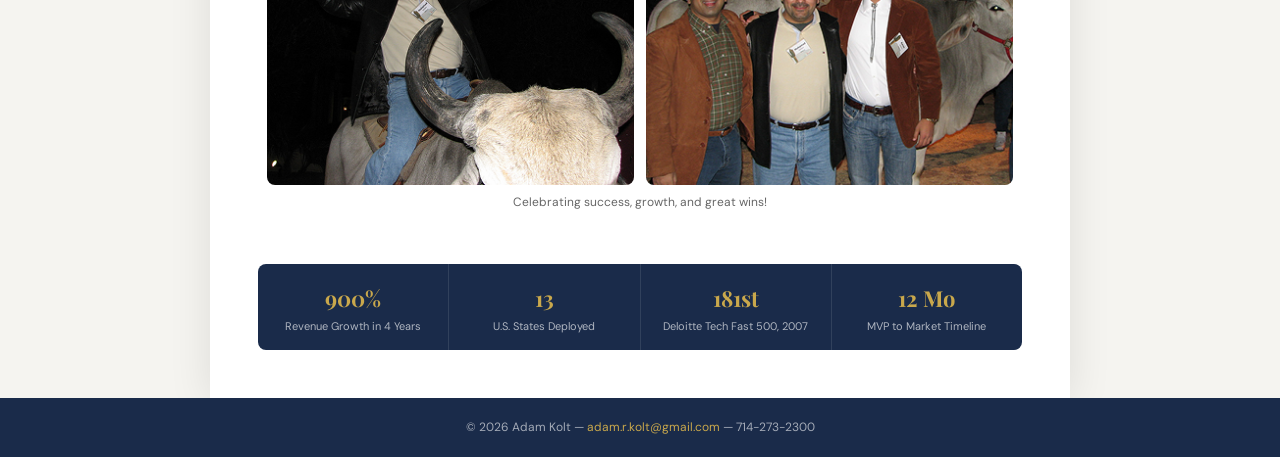
<file: impact/codified-sales.html>
<!DOCTYPE html>
<html lang="en">

<head>
  <meta charset="UTF-8">
  <meta name="viewport" content="width=device-width, initial-scale=1.0">
  <title>Codified Sales – Adam Kolt MBA</title>
  <link
    href="https://fonts.googleapis.com/css2?family=Playfair+Display:ital,wght@0,700;1,400;1,700&family=DM+Sans:wght@300;400;500;600;700;800&display=swap"
    rel="stylesheet">
  <link rel="stylesheet" href="../css/style.css">
  <style>
    .bullet-item {
      border-bottom: none;
    }
  </style>
</head>

<body>

  <header class="site-header">
    <div class="header-inner">
      <a href="../index.html" class="header-logo">Adam Kolt <sup>MBA</sup></a>
      <nav class="site-nav">
        <a href="../index.html">Home</a>
        <a href="../approach.html">Approach</a>
        <a href="b2b-sales-academy.html" class="active">Case Studies</a>
        <a href="../resume.html">Resume</a>
      </nav>
      <div class="header-actions">
        <span class="header-phone">&#9990; 714-273-2300</span>
        <a href="mailto:adam.r.kolt@gmail.com" class="btn-contact">Contact Me</a>
      </div>
    </div>
  </header>

  <!-- PROJECT NAV -->
  <div style="background:#ECECEA;border-bottom:1px solid var(--border);position:sticky;top:56px;z-index:99;">
    <div style="margin:0 auto;padding:0 48px;display:flex;gap:0;justify-content:center;">
      <a href="b2b-sales-academy.html"
        style="padding:10px 14px;font-size:11px;font-weight:500;color:var(--muted);white-space:nowrap;border-bottom:2px solid transparent;">B2B
        Sales Academy</a>
      <a href="content-operations.html"
        style="padding:10px 14px;font-size:11px;font-weight:500;color:var(--muted);white-space:nowrap;border-bottom:2px solid transparent;">Content
        Operations</a>
      <a href="field-enablement.html"
        style="padding:10px 14px;font-size:11px;font-weight:500;color:var(--muted);white-space:nowrap;border-bottom:2px solid transparent;">Field
        Enablement</a>
      <a href="codified-sales.html"
        style="padding:10px 14px;font-size:11px;font-weight:500;color:var(--navy);white-space:nowrap;border-bottom:2px solid var(--gold);">Codified
        Sales</a>
    </div>
  </div>

  <div class="page">
    <div class="content">

      <div class="section-header">
        <div class="section-icon"><img src="../images/CS_Icon.png" alt=""
            style="width:100%;height:100%;object-fit:contain;"></div>
        <div class="section-title">
          <h2>Codified Sales</h2>
          <div class="tags">
            <span class="tag">Repeatable Rollout Blueprint</span>
            <span class="tag">Six-Track Onboarding Framework</span>
            <span class="tag">JAD &amp; Functional Design</span>
            <span class="tag">Pre-Sales &amp; RFP Leadership</span>
          </div>
        </div>
      </div>

      <br>
      <div style="margin-top:20px;margin-bottom:20px;">
        <p style="margin:0;font-size:14px;line-height:1.7;font-style:italic;">
          Replaced bespoke per-state delivery with a <strong>codified, enablement-led sales motion</strong> for
          Saber's <strong>Voter Registration and Elections Management</strong> practice &mdash; owning JAD analysis,
          functional design, sales presentations, RFP responses, development standards, and the
          <strong>six-track rollout blueprint</strong> that scaled the practice <strong>10&times;</strong> across
          <strong>13 U.S. states</strong> with zero failed transitions, ranking <strong>181<sup>st</sup></strong> on
          Deloitte's 2007 Technology Fast 500 and driving the company's <strong>acquisition by EDS in 2008</strong>.
        </p>
      </div>

      <div class="callout gold" style="margin-top:20px;">
        <div class="callout-bar"></div>
        <div class="callout-body">

          Saber Consulting was a Portland, OR-based technology company specializing in <strong> Commercial Off-the-Shelf
            (COTS) </strong> software deployment for the State and Local Government (S&LG) sector. Following significant
          growth and market success, the company was <strong>acquired by EDS in 2008</strong>.

        </div>
      </div>

      <div style="display:grid;grid-template-columns:7fr 3fr;gap:24px;margin-top:16px;align-items:center;">
        <div style="display:flex;flex-direction:column;gap:14px;">
          <div class="callout red" style="margin:0;">
            <div class="callout-bar"></div>
            <div class="callout-body">
              <strong>Opportunity:</strong> The Help America Vote Act (HAVA) of 2002 mandated States to create
              centralized voter databases, issue provisional ballots, and increase access for disabled voters, among
              other provisions.
            </div>
          </div>
          <div class="callout navy" style="margin:0;">
            <div class="callout-bar"></div>
            <div class="callout-body">
              <strong>Proposition:</strong> Adopt a Rapid Application Development (RAD) methodology and build strategic
              partnerships with local vendors to deliver a highly configurable COTS system, enabling rapid deployment
              across States with varying legislative and operational requirements.
            </div>
          </div>
        </div>
        <div>
          <img src="../images/VOTE.jpg" alt="Vote" style="width:100%;border-radius:12px;display:block;">
        </div>
      </div>

      <div class="bullet-list">

        <div class="bullet-item">
          <div class="bullet-dot"></div>
          <div><strong>Strategic Partnerships:</strong> Cultivated strategic partnerships to secure county buy-in and
            adoption, leveraging Saber's public sector track record and established state relationships. Negotiated
            partnerships with two trusted local election solutions providers and hired retired county clerks as Subject
            Matter Experts — ensuring local familiarity and accuracy during requirements definition. Personally
            visited all jurisdictions to observe workflows and instill user confidence.</div>
        </div>

        <div class="bullet-item">
          <div class="bullet-dot"></div>
          <div><strong>Sales Presentations &amp; RFP Responses:</strong> Owned end-to-end pre-sales for the practice
            &mdash; in-depth RFP analysis, functional compliance mapping, technical scoping, and budget estimates.
            Partnered with Bid Managers to author compelling technical proposals and personally delivered high-impact
            executive demonstrations and sales presentations to state procurement boards &mdash; directly enabling
            state-by-state contract wins across 13 states.</div>
        </div>

        <div class="bullet-item">
          <div class="bullet-dot"></div>
          <div><strong>JAD Analysis &amp; Functional Design:</strong> Led <strong>Joint Application Development
              (JAD)</strong> sessions across all 36 counties in Oregon to capture requirements, drive consensus on
            functional design, and validate the configurable architecture. Applied MoSCoW prioritization to turn weeks
            of distributed stakeholder input into a unified, executable design that compressed what would typically be
            a multi-year government procurement into a 12-month MVP.</div>
        </div>

        <div class="bullet-item">
          <div class="bullet-dot"></div>
          <div><strong>Development Standards &amp; Time-Boxed Delivery:</strong> Established the practice's
            development standards &mdash; one-week sprint cadence, prototype review gates with county SMEs, sign-off
            protocols at every sprint, and code-review checkpoints &mdash; that kept velocity high while preserving
            configurability across diverse state requirements. The compressed 12-month MVP timeline gave Saber a
            first-mover advantage in a newly mandated market.</div>
        </div>

        <div class="bullet-item">
          <div class="bullet-dot"></div>
          <div><strong>HAVA Compliance &amp; Market Differentiation:</strong> The platform delivered full HAVA
            compliance across all 13 deployed states &mdash; duplicate voter detection, multi-jurisdiction record
            transfer, DMV interfacing, address validation, poll book generation, redistricting with GIS integration,
            and document scanning. The breadth of compliance coverage became Saber's primary competitive
            differentiator in a market where regulatory conformance was non-negotiable for procurement.</div>
        </div>

        <div class="bullet-item">
          <div class="bullet-dot"></div>
          <div><strong>Repeatable Rollout Blueprint:</strong> Engineered the practice's defining IP &mdash; a
            <strong>repeatable, six-track rollout blueprint</strong> (Project Control, Customization, Interfaces,
            Data Migration, Infrastructure, Rollout) that turned each new state from a custom project into a
            parallelized, standardized deployment. The blueprint replaced bespoke per-state delivery with a codified,
            enablement-led motion &mdash; directly enabling <strong>10&times; revenue growth across 13 states with
              zero failed transitions</strong>.
          </div>
        </div>

        <!-- SIX-TRACK FRAMEWORK VISUAL -->
        <div
          style="margin:16px 0 20px;padding:20px;background:#F7F6F2;border:1px solid var(--border);border-radius:10px;">
          <div
            style="text-align:center;font-family:'Playfair Display',serif;font-size:14px;color:var(--navy);margin-bottom:16px;letter-spacing:0.5px;">
            SIX-TRACK STATE ONBOARDING FRAMEWORK
          </div>
          <div style="display:grid;grid-template-columns:repeat(6,1fr);gap:10px;">

            <div
              style="background:#fff;border:1px solid var(--border);border-top:3px solid var(--gold);border-radius:6px;padding:12px 10px;text-align:center;">
              <div style="font-family:'Playfair Display',serif;font-size:18px;color:var(--navy);font-weight:700;">1
              </div>
              <div style="font-size:12px;font-weight:600;color:var(--navy);margin-top:6px;">Project Control</div>
              <div style="font-size:10.5px;color:var(--muted);margin-top:4px;line-height:1.4;">Governance, RAID,
                status cadence</div>
            </div>

            <div
              style="background:#fff;border:1px solid var(--border);border-top:3px solid var(--gold);border-radius:6px;padding:12px 10px;text-align:center;">
              <div style="font-family:'Playfair Display',serif;font-size:18px;color:var(--navy);font-weight:700;">2
              </div>
              <div style="font-size:12px;font-weight:600;color:var(--navy);margin-top:6px;">Customization</div>
              <div style="font-size:10.5px;color:var(--muted);margin-top:4px;line-height:1.4;">Configure to state
                statutes</div>
            </div>

            <div
              style="background:#fff;border:1px solid var(--border);border-top:3px solid var(--gold);border-radius:6px;padding:12px 10px;text-align:center;">
              <div style="font-family:'Playfair Display',serif;font-size:18px;color:var(--navy);font-weight:700;">3
              </div>
              <div style="font-size:12px;font-weight:600;color:var(--navy);margin-top:6px;">Interfaces</div>
              <div style="font-size:10.5px;color:var(--muted);margin-top:4px;line-height:1.4;">DMV, vital records,
                HAVA reporting</div>
            </div>

            <div
              style="background:#fff;border:1px solid var(--border);border-top:3px solid var(--gold);border-radius:6px;padding:12px 10px;text-align:center;">
              <div style="font-family:'Playfair Display',serif;font-size:18px;color:var(--navy);font-weight:700;">4
              </div>
              <div style="font-size:12px;font-weight:600;color:var(--navy);margin-top:6px;">Data Migration</div>
              <div style="font-size:10.5px;color:var(--muted);margin-top:4px;line-height:1.4;">ETL from legacy voter
                systems</div>
            </div>

            <div
              style="background:#fff;border:1px solid var(--border);border-top:3px solid var(--gold);border-radius:6px;padding:12px 10px;text-align:center;">
              <div style="font-family:'Playfair Display',serif;font-size:18px;color:var(--navy);font-weight:700;">5
              </div>
              <div style="font-size:12px;font-weight:600;color:var(--navy);margin-top:6px;">Infrastructure</div>
              <div style="font-size:10.5px;color:var(--muted);margin-top:4px;line-height:1.4;">Environments, hosting,
                security</div>
            </div>

            <div
              style="background:#fff;border:1px solid var(--border);border-top:3px solid var(--gold);border-radius:6px;padding:12px 10px;text-align:center;">
              <div style="font-family:'Playfair Display',serif;font-size:18px;color:var(--navy);font-weight:700;">6
              </div>
              <div style="font-size:12px;font-weight:600;color:var(--navy);margin-top:6px;">Rollout</div>
              <div style="font-size:10.5px;color:var(--muted);margin-top:4px;line-height:1.4;">Training, UAT, go-live
              </div>
            </div>

          </div>
          <div style="text-align:center;font-size:11px;color:var(--muted);margin-top:14px;font-style:italic;">
            Parallel tracks &middot; standardized deliverables &middot; repeatable across 13 states
          </div>
        </div>

        <div class="bullet-item">
          <div class="bullet-dot"></div>
          <div><strong>Post-Sale Infrastructure:</strong> Established a centralized scalable call center for
            after-sales support &mdash; starting with 5 agents and scaling to 20+ within the first year &mdash;
            maintaining high customer satisfaction and trust across all 13 deployed states.</div>
        </div>

      </div>

      <!-- CLOSING CALLOUT -->
      <div class="callout navy" style="margin-top:32px;">
        <div class="callout-bar"></div>
        <div class="callout-body">
          The practice grew from zero to 10× revenue in four years — not through marketing spend, but through a
          deliberate commercial strategy: the right legislative window, local partnerships that unlocked county trust,
          a delivery methodology purpose-built for speed, and a scalable onboarding framework that made every new
          state easier to win. The result was a market-defining product, recognition on Deloitte's Technology Fast
          500, and an acquisition that validated the commercial thesis.
        </div>
      </div>

      <!-- DELOITTE -->
      <div style="margin-top:32px;align-items:center;display:grid;grid-template-columns:1.3fr 1fr;gap:32px;">
        <div>
          <img src="../images/Deloitte.png" alt="Deloitte Technology Fast 500"
            style="width:100%;border-radius:12px;display:block;">
        </div>
        <div class="right-col-list">
          <div class="bullet-item" style="border-bottom:none;">
            <div class="bullet-dot"></div>
            <div>Saber ranked <strong>181<sup>st</sup></strong> on Deloitte&#8217;s 2007 Technology Fast 500 list. The
              practice's sterling market
              reputation and noticeable growth in revenue and market share were key drivers for the acquisition of the
              company by EDS in 2008.</div>
          </div>

          <!-- <div class="bullet-item" style="border-bottom:none;">
            <div class="bullet-dot"></div>
            <div>Led <strong>M&amp;A due diligence</strong> and <strong>post-merger integration</strong> for the
              acquisition of <strong>Covansys Systems</strong> &mdash; successfully onboarding
              <strong>300 employees</strong> and optimizing redundant operational costs across the combined entity.
            </div>
          </div> -->
        </div>
      </div>


      <!-- NEWSPAPER -->
      <div style="margin-top:24px;">
        <img src="../images/SalemBusinessJournal.jpg" alt="Salem Business Journal — Saber Consulting"
          style="width:100%;border-radius:12px;display:block;">
      </div>

      <p style="text-align:center;font-size:12px;color:var(--muted);margin-top:8px;">Oregon State announcing partnership
        with Saber</p>

      <br>

      <!-- SABER IMAGES -->
      <div style="margin-top:24px;display:flex;gap:12px;justify-content:center;">
        <img src="../images/Saber1.png" alt="Saber Consulting" style="width:48%;border-radius:8px;display:block;">
        <img src="../images/Saber2.png" alt="Saber Consulting" style="width:48%;border-radius:8px;display:block;">
      </div>
      <p style="text-align:center;font-size:12px;color:var(--muted);margin-top:8px;">Celebrating success, growth, and
        great wins!</p>
      <br>

      <!-- METRICS -->
      <div class="metrics">
        <div class="metric">
          <div class="val">900%</div>
          <div class="lbl">Revenue Growth in 4 Years</div>
        </div>
        <div class="metric">
          <div class="val">13</div>
          <div class="lbl">U.S. States Deployed</div>
        </div>
        <div class="metric">
          <div class="val">181st</div>
          <div class="lbl">Deloitte Tech Fast 500, 2007</div>
        </div>
        <div class="metric">
          <div class="val">12 Mo</div>
          <div class="lbl">MVP to Market Timeline</div>
        </div>
      </div>

    </div>
  </div><!-- /page -->

  <footer class="site-footer">
    &copy; 2026 Adam Kolt &mdash; <a href="mailto:adam.r.kolt@gmail.com">adam.r.kolt@gmail.com</a> &mdash; 714-273-2300
  </footer>

</body>

</html>
</file>
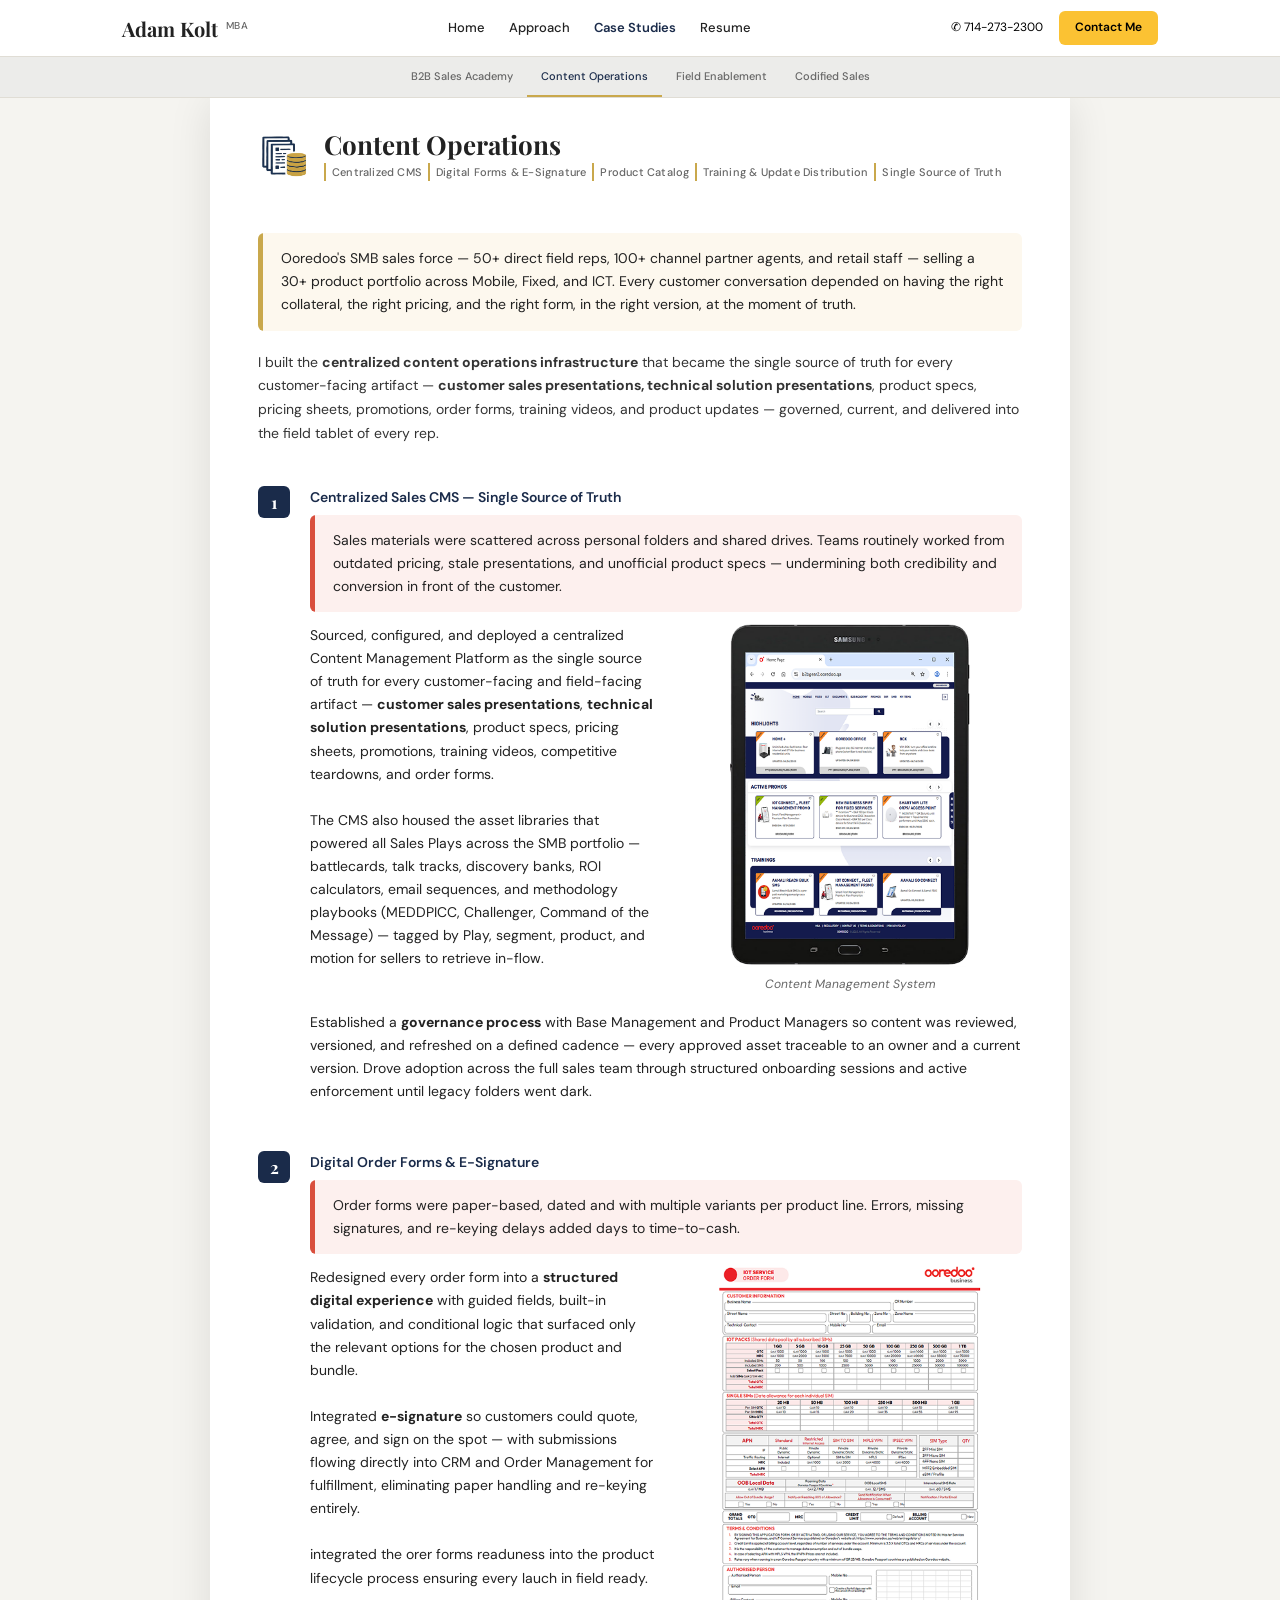
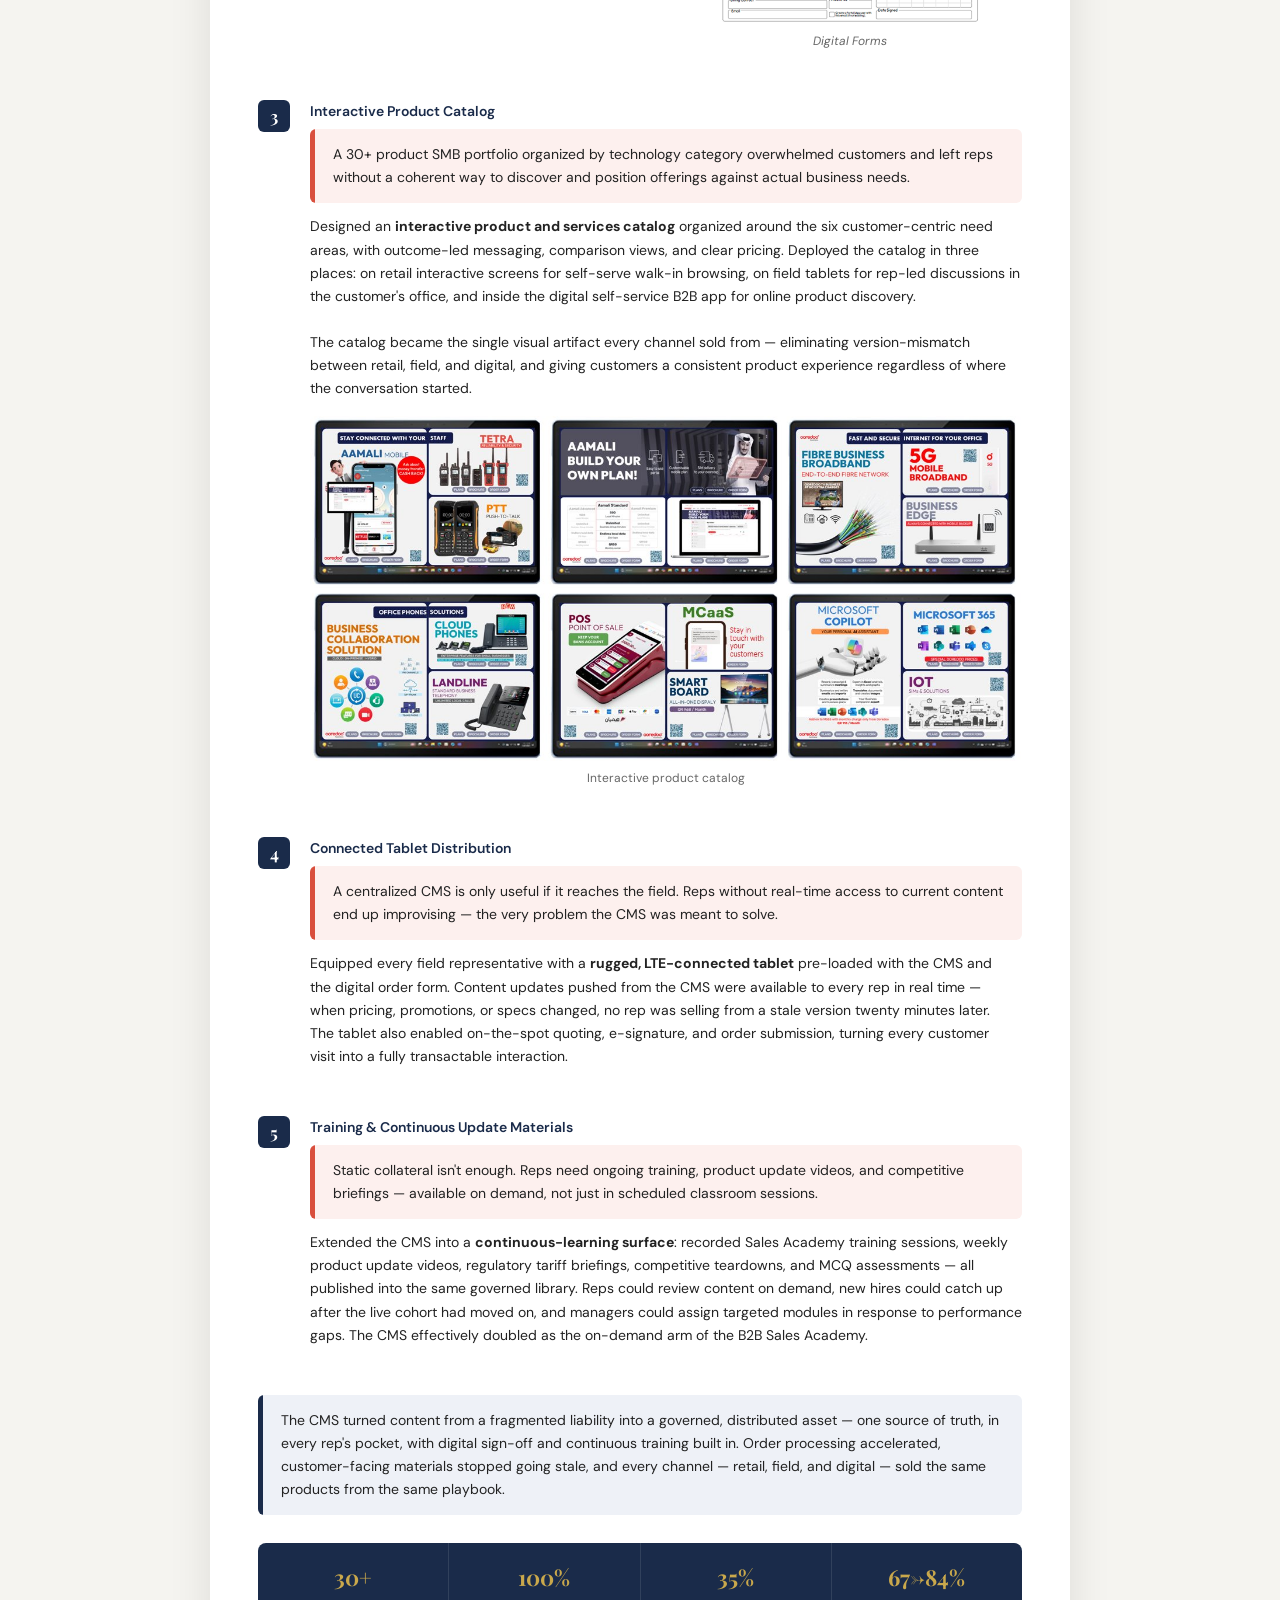
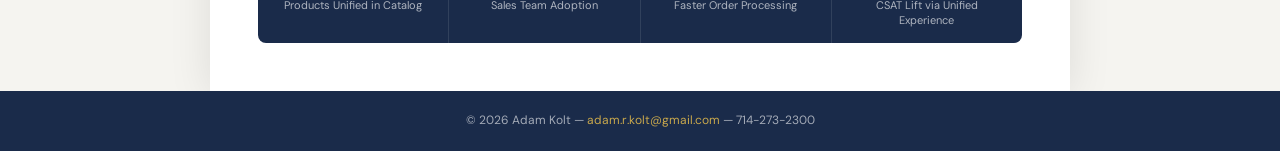
<file: impact/content-operations.html>
<!DOCTYPE html>
<html lang="en">

<head>
  <meta charset="UTF-8">
  <meta name="viewport" content="width=device-width, initial-scale=1.0">
  <title>Content Operations – Adam Kolt MBA</title>
  <link
    href="https://fonts.googleapis.com/css2?family=Playfair+Display:ital,wght@0,700;1,400;1,700&family=DM+Sans:wght@300;400;500;600;700;800&display=swap"
    rel="stylesheet">
  <link rel="stylesheet" href="../css/style.css">
</head>

<body>

  <header class="site-header">
    <div class="header-inner">
      <a href="../index.html" class="header-logo">Adam Kolt <sup>MBA</sup></a>
      <nav class="site-nav">
        <a href="../index.html">Home</a>
        <a href="../approach.html">Approach</a>
        <a href="b2b-sales-academy.html" class="active">Case Studies</a>
        <a href="../resume.html">Resume</a>
      </nav>
      <div class="header-actions">
        <span class="header-phone">&#9990; 714-273-2300</span>
        <a href="mailto:adam.r.kolt@gmail.com" class="btn-contact">Contact Me</a>
      </div>
    </div>
  </header>

  <!-- PROJECT NAV -->
  <div style="background:#ECECEA;border-bottom:1px solid var(--border);position:sticky;top:56px;z-index:99;">
    <div style="margin:0 auto;padding:0 48px;display:flex;gap:0;justify-content:center;">
      <a href="b2b-sales-academy.html"
        style="padding:10px 14px;font-size:11px;font-weight:500;color:var(--muted);white-space:nowrap;border-bottom:2px solid transparent;">B2B
        Sales Academy</a>
      <a href="content-operations.html"
        style="padding:10px 14px;font-size:11px;font-weight:500;color:var(--navy);white-space:nowrap;border-bottom:2px solid var(--gold);">Content
        Operations</a>
      <a href="field-enablement.html"
        style="padding:10px 14px;font-size:11px;font-weight:500;color:var(--muted);white-space:nowrap;border-bottom:2px solid transparent;">Field
        Enablement</a>
      <a href="codified-sales.html"
        style="padding:10px 14px;font-size:11px;font-weight:500;color:var(--muted);white-space:nowrap;border-bottom:2px solid transparent;">Codified
        Sales</a>
    </div>
  </div>

  <div class="page">
    <div class="content">

      <div class="section-header">
        <div class="section-icon"><img src="../images/Content_Icon.jpg" alt=""
            style="width:100%;height:100%;object-fit:contain;"></div>
        <div class="section-title">
          <h2>Content Operations</h2>
          <div class="tags">
            <span class="tag">Centralized CMS</span>
            <span class="tag">Digital Forms &amp; E-Signature</span>
            <span class="tag">Product Catalog</span>
            <span class="tag">Training &amp; Update Distribution</span>
            <span class="tag">Single Source of Truth</span>
          </div>
        </div>
      </div>

      <br>

      <div class="callout gold" style="margin-top:20px;">
        <div class="callout-bar"></div>
        <div class="callout-body">
          Ooredoo's SMB sales force &mdash; 50+ direct field reps, 100+ channel partner agents, and
          retail staff &mdash; selling a 30+ product portfolio across Mobile, Fixed, and ICT. Every customer
          conversation depended on having the right collateral, the right pricing, and the right form, in the right
          version, at the moment of truth.
        </div>
      </div>

      <p class="intro">
        I built the <strong>centralized content operations infrastructure</strong> that became the single source of
        truth for every customer-facing artifact &mdash; <strong>customer sales presentations, technical solution
          presentations</strong>, product specs, pricing sheets, promotions, order forms, training videos, and
        product updates &mdash; governed, current, and delivered into the field tablet of every rep.
      </p>


      <!-- SECTION 1 — CENTRALIZED CMS -->
      <div style="display:flex;gap:20px;align-items:flex-start;margin:16px 0;padding:16px 0;">
        <div class="device-num" style="flex-shrink:0;">1</div>
        <div style="flex:1;">
          <h4 style="font-size:14px;font-weight:600;color:var(--navy);margin-bottom:6px;">Centralized Sales CMS &mdash;
            Single Source of Truth</h4>

          <div class="callout red" style="margin-bottom:12px;">
            <div class="callout-bar"></div>
            <div class="callout-body">Sales materials were scattered across personal folders and shared drives. Teams
              routinely worked from outdated pricing, stale presentations, and unofficial product specs &mdash;
              undermining both credibility and conversion in front of the customer.</div>
          </div>

          <div style="display:grid;grid-template-columns:1fr 1fr;gap:24px;align-items:start;">
            <p style="margin:0;">
              Sourced, configured, and deployed a centralized Content Management Platform as the single source of
              truth for every customer-facing and field-facing artifact &mdash; <strong>customer sales
                presentations</strong>, <strong>technical solution presentations</strong>, product specs, pricing
              sheets, promotions, training videos, competitive teardowns, and order forms.
              <br><br>

              The CMS also housed the asset libraries that powered all Sales Plays across the SMB portfolio —
              battlecards, talk tracks, discovery banks, ROI calculators, email sequences, and methodology playbooks
              (MEDDPICC, Challenger, Command of the Message) — tagged by Play, segment, product, and motion for sellers
              to retrieve in-flow.
            </p>
            <div>
              <img src="../images/B2BGear2.png" alt="Content Management System"
                style="width:70%;display:block;border-radius:8px;margin:0 auto;">
              <p style="text-align:center;font-size:12px;color:var(--muted);margin-top:8px;font-style:italic;">
                Content Management System
              </p>
            </div>
          </div>

          <p style="margin:16px 0 0;">
            Established a <strong>governance process</strong> with Base Management and Product Managers so content
            was reviewed, versioned, and refreshed on a defined cadence &mdash; every approved asset traceable to
            an owner and a current version. Drove adoption across the full sales team through structured
            onboarding sessions and active enforcement until legacy folders went dark.
          </p>
        </div>
      </div>

      <!-- SECTION 2 — FORMS REDESIGN & E-SIGNATURE -->
      <div style="display:flex;gap:20px;align-items:flex-start;margin:16px 0;padding:16px 0;">
        <div class="device-num" style="flex-shrink:0;">2</div>
        <div style="flex:1;">
          <h4 style="font-size:14px;font-weight:600;color:var(--navy);margin-bottom:6px;">Digital Order Forms &amp;
            E-Signature</h4>

          <div class="callout red" style="margin-bottom:12px;">
            <div class="callout-bar"></div>
            <div class="callout-body">Order forms were paper-based, dated and with multiple variants per product line.
              Errors,
              missing signatures, and re-keying delays added days to time-to-cash.</div>
          </div>

          <div style="display:grid;grid-template-columns:1fr 1fr;gap:24px;align-items:start;">
            <p style="margin:0;">
              Redesigned every order form into a <strong>structured digital experience</strong> with guided fields,
              built-in validation, and conditional logic that surfaced only the relevant options for the chosen
              product and bundle.

              <br> <br>

              Integrated <strong>e-signature</strong> so customers could quote, agree, and sign
              on the spot &mdash; with submissions flowing directly into CRM and Order Management for fulfillment,
              eliminating paper handling and re-keying entirely.
              <br> <br>
              integrated the orer forms readuness into the product lifecycle process ensuring every lauch in field
              ready.

            </p>
            <div>
              <img src="../images/NewForm.png" alt="Digital Forms"
                style="width:80%;display:block;border-radius:8px;margin:0 auto;">
              <p style="text-align:center;font-size:12px;color:var(--muted);margin-top:8px;font-style:italic;">
                Digital Forms
              </p>
            </div>
          </div>
        </div>
      </div>

      <!-- SECTION 3 — INTERACTIVE PRODUCT CATALOG -->
      <div style="display:flex;gap:20px;align-items:flex-start;margin:16px 0;padding:16px 0;">
        <div class="device-num" style="flex-shrink:0;">3</div>
        <div style="flex:1;">
          <h4 style="font-size:14px;font-weight:600;color:var(--navy);margin-bottom:6px;">Interactive Product Catalog
          </h4>

          <div class="callout red" style="margin-bottom:12px;">
            <div class="callout-bar"></div>
            <div class="callout-body">A 30+ product SMB portfolio organized by technology category overwhelmed
              customers and left reps without a coherent way to discover and position offerings against actual
              business needs.</div>
          </div>

          <p>
            Designed an <strong>interactive product and services catalog</strong> organized around the six
            customer-centric need areas, with outcome-led messaging, comparison views, and clear pricing. Deployed
            the catalog in three places: on retail interactive screens for self-serve walk-in browsing, on field
            tablets for rep-led discussions in the customer's office, and inside the digital self-service B2B app
            for online product discovery.
            <br><br>
            The catalog became the single visual artifact every channel sold from &mdash; eliminating
            version-mismatch between retail, field, and digital, and giving customers a consistent product
            experience regardless of where the conversation started.
          </p>
          <div style="margin-top:16px;">
            <img src="../images/Product_Catalog.jpg" alt="Interactive Product Catalog"
              style="width:100%;border-radius:6px;display:block;">
            <p style="text-align:center;font-size:12px;color:var(--muted);margin-top:8px;">Interactive product
              catalog</p>
          </div>
        </div>
      </div>

      <!-- SECTION 4 — CONNECTED TABLET DISTRIBUTION -->
      <div style="display:flex;gap:20px;align-items:flex-start;margin:16px 0;padding:16px 0;">
        <div class="device-num" style="flex-shrink:0;">4</div>
        <div style="flex:1;">
          <h4 style="font-size:14px;font-weight:600;color:var(--navy);margin-bottom:6px;">Connected Tablet
            Distribution</h4>

          <div class="callout red" style="margin-bottom:12px;">
            <div class="callout-bar"></div>
            <div class="callout-body">A centralized CMS is only useful if it reaches the field. Reps without
              real-time access to current content end up improvising &mdash; the very problem the CMS was meant to
              solve.</div>
          </div>

          <div style="display:grid;grid-template-columns:1fr auto;gap:24px;align-items:start;">
            <p>
              Equipped every field representative with a <strong>rugged, LTE-connected tablet</strong> pre-loaded
              with the CMS and the digital order form. Content updates pushed from the CMS were available to every
              rep in real time &mdash; when pricing, promotions, or specs changed, no rep was selling from a stale
              version twenty minutes later. The tablet also enabled on-the-spot quoting, e-signature, and order
              submission, turning every customer visit into a fully transactable interaction.
            </p>
            <!-- <div>
              <img src="../images/B2BGear.png" alt="Connected Field Tablet"
                style="height:330px;width:auto;border-radius:8px;display:block;">
              <p style="text-align:center;font-size:12px;color:var(--muted);margin-top:8px;">Connected field tablet
                with live CMS access</p>
            </div> -->
          </div>
        </div>
      </div>

      <!-- SECTION 5 — TRAINING & UPDATE MATERIALS -->
      <div style="display:flex;gap:20px;align-items:flex-start;margin:16px 0;padding:16px 0;">
        <div class="device-num" style="flex-shrink:0;">5</div>
        <div style="flex:1;">
          <h4 style="font-size:14px;font-weight:600;color:var(--navy);margin-bottom:6px;">Training &amp; Continuous
            Update Materials</h4>

          <div class="callout red" style="margin-bottom:12px;">
            <div class="callout-bar"></div>
            <div class="callout-body">Static collateral isn't enough. Reps need ongoing training, product update
              videos, and competitive briefings &mdash; available on demand, not just in scheduled classroom
              sessions.</div>
          </div>

          <p>
            Extended the CMS into a <strong>continuous-learning surface</strong>: recorded Sales Academy training
            sessions, weekly product update videos, regulatory tariff briefings, competitive teardowns, and MCQ
            assessments &mdash; all published into the same governed library. Reps could review content on demand,
            new hires could catch up after the live cohort had moved on, and managers could assign targeted modules
            in response to performance gaps. The CMS effectively doubled as the on-demand arm of the B2B Sales
            Academy.
          </p>
        </div>
      </div>

      <!-- CLOSING CALLOUT -->
      <div class="callout navy" style="margin-top:32px;">
        <div class="callout-bar"></div>
        <div class="callout-body">
          The CMS turned content from a fragmented liability into a governed, distributed asset &mdash; one source of
          truth, in every rep's pocket, with digital sign-off and continuous training built in. Order processing
          accelerated, customer-facing materials stopped going stale, and every channel &mdash; retail, field, and
          digital &mdash; sold the same products from the same playbook.
        </div>
      </div>

      <!-- METRICS -->
      <div class="metrics">
        <div class="metric">
          <div class="val">30+</div>
          <div class="lbl">Products Unified in Catalog</div>
        </div>
        <div class="metric">
          <div class="val">100%</div>
          <div class="lbl">Sales Team Adoption</div>
        </div>
        <div class="metric">
          <div class="val">35%</div>
          <div class="lbl">Faster Order Processing</div>
        </div>
        <div class="metric">
          <div class="val">67→84%</div>
          <div class="lbl">CSAT Lift via Unified Experience</div>
        </div>
      </div>

    </div>
  </div><!-- /page -->

  <footer class="site-footer">
    &copy; 2026 Adam Kolt &mdash; <a href="mailto:adam.r.kolt@gmail.com">adam.r.kolt@gmail.com</a> &mdash;
    714-273-2300
  </footer>

</body>

</html>
</file>
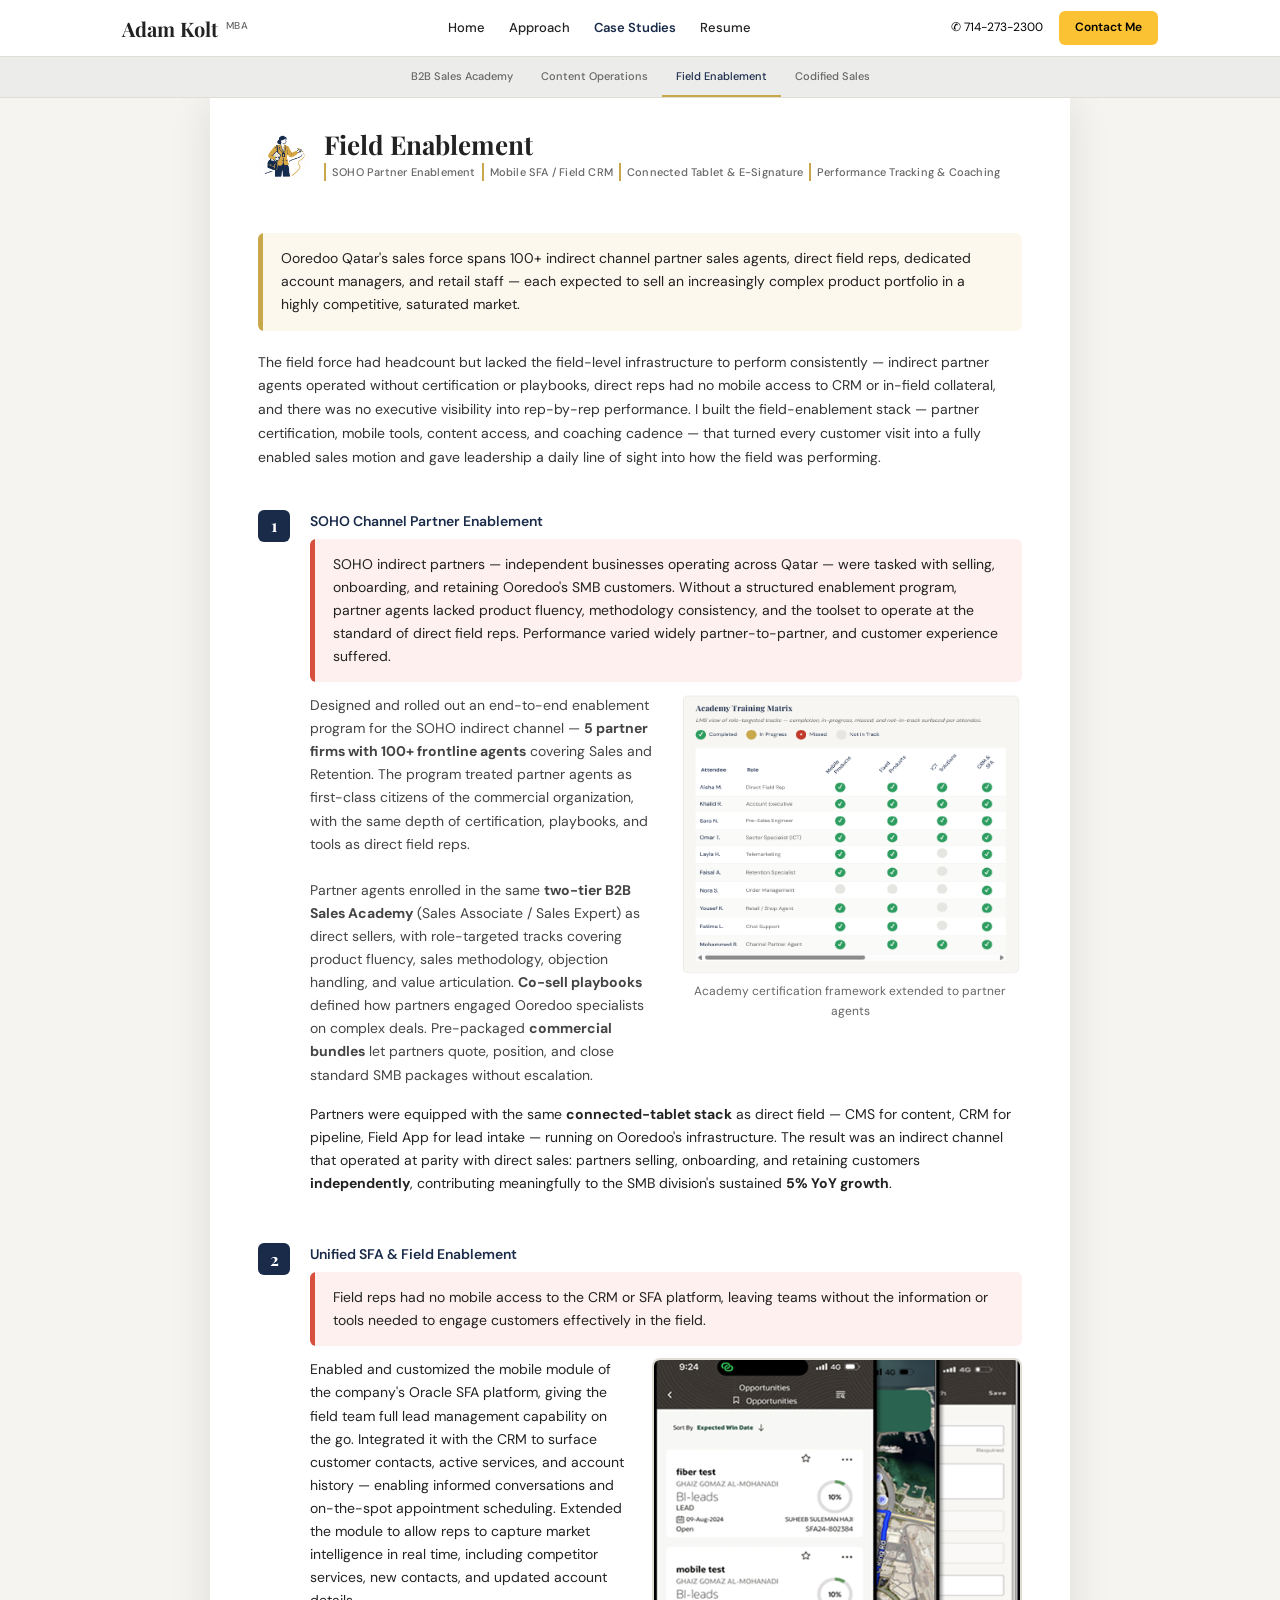
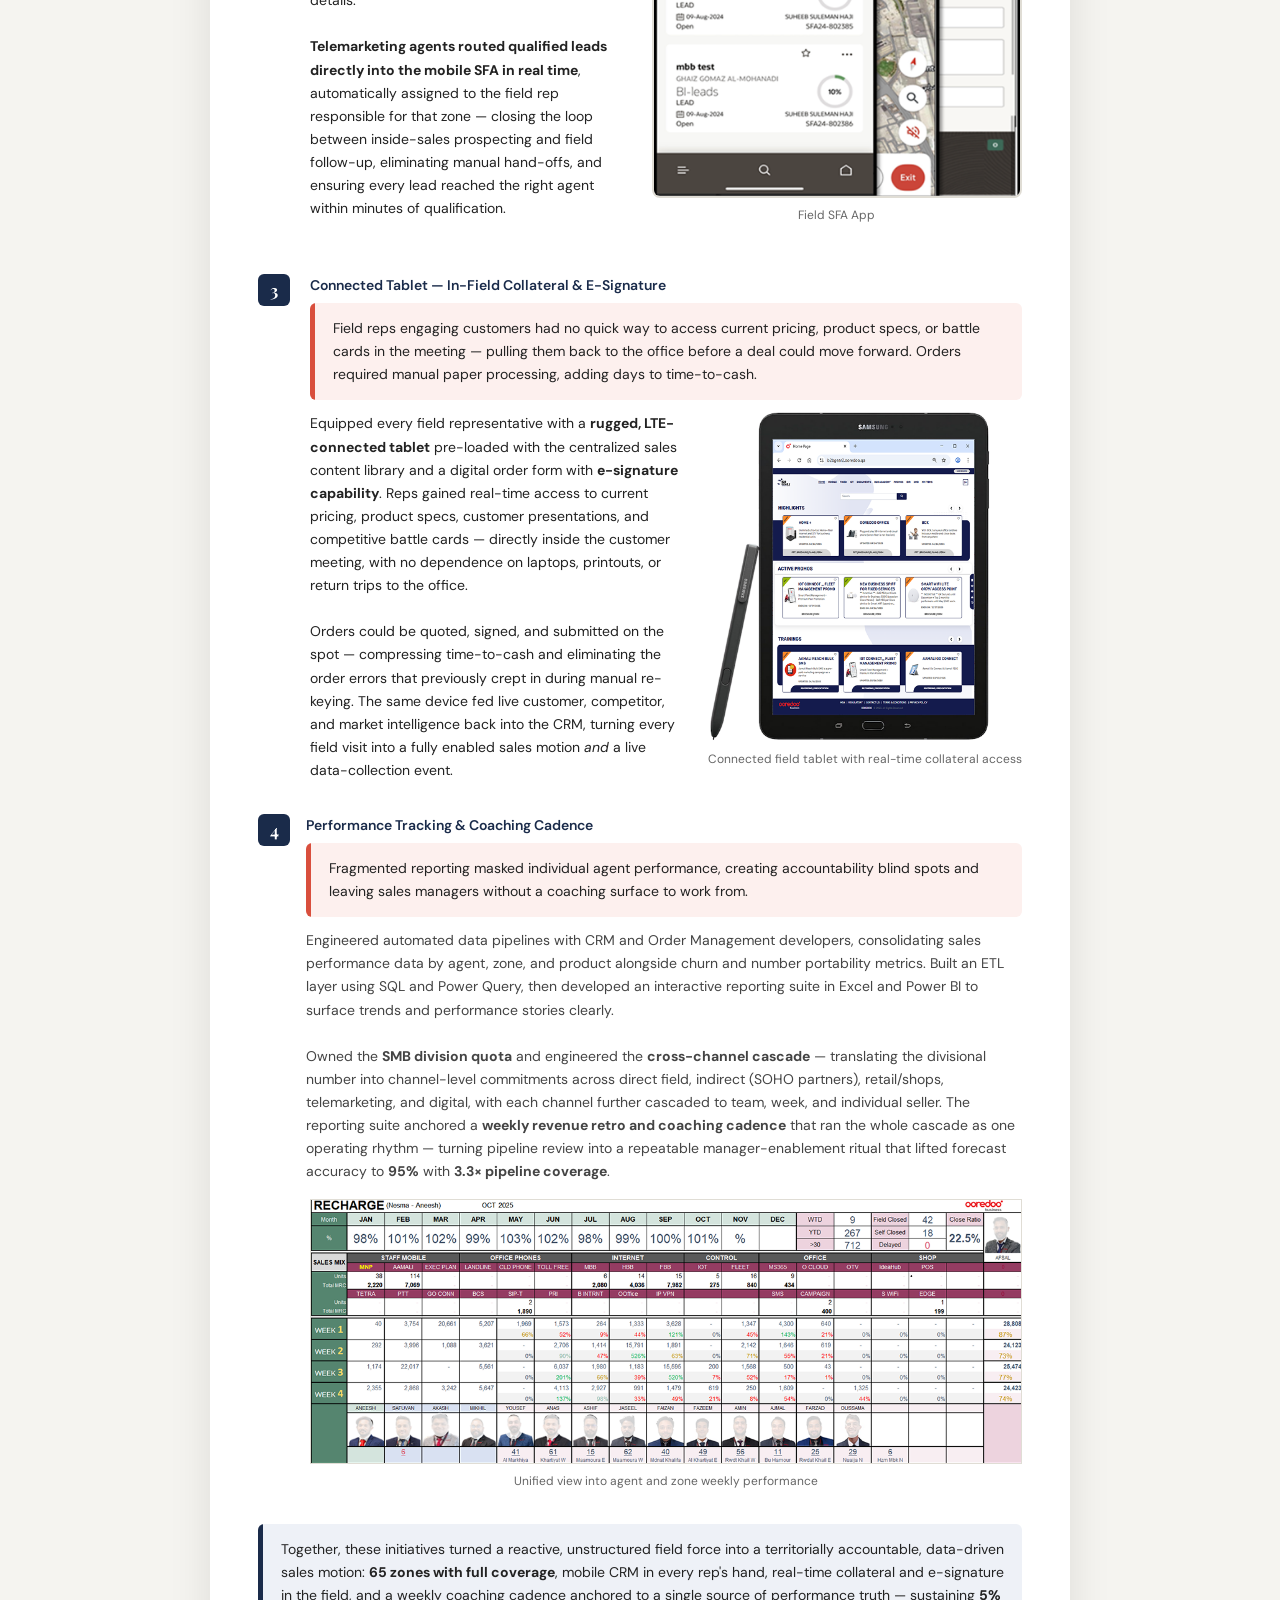
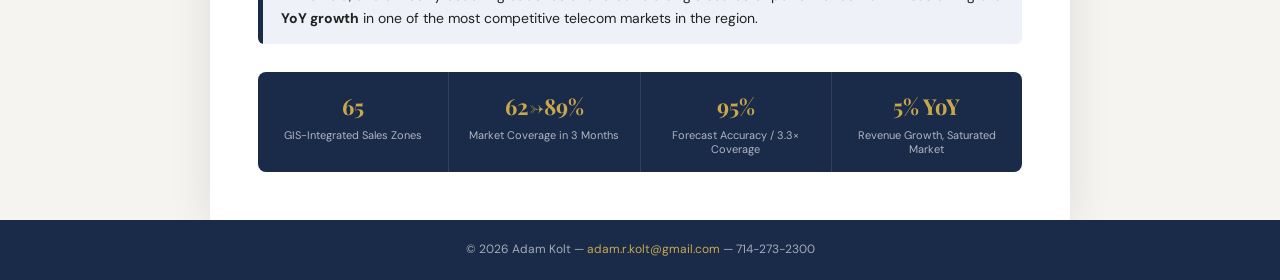
<file: impact/field-enablement.html>
<!DOCTYPE html>
<html lang="en">

<head>
  <meta charset="UTF-8">
  <meta name="viewport" content="width=device-width, initial-scale=1.0">
  <title>Field Enablement – Adam Kolt MBA</title>
  <link
    href="https://fonts.googleapis.com/css2?family=Playfair+Display:ital,wght@0,700;1,400;1,700&family=DM+Sans:wght@300;400;500;600;700;800&display=swap"
    rel="stylesheet">
  <link rel="stylesheet" href="../css/style.css">
</head>

<body>

  <header class="site-header">
    <div class="header-inner">
      <a href="../index.html" class="header-logo">Adam Kolt <sup>MBA</sup></a>
      <nav class="site-nav">
        <a href="../index.html">Home</a>
        <a href="../approach.html">Approach</a>
        <a href="b2b-sales-academy.html" class="active">Case Studies</a>
        <a href="../resume.html">Resume</a>
      </nav>
      <div class="header-actions">
        <span class="header-phone">&#9990; 714-273-2300</span>
        <a href="mailto:adam.r.kolt@gmail.com" class="btn-contact">Contact Me</a>
      </div>
    </div>
  </header>

  <!-- PROJECT NAV -->
  <div style="background:#ECECEA;border-bottom:1px solid var(--border);position:sticky;top:56px;z-index:99;">
    <div style="margin:0 auto;padding:0 48px;display:flex;gap:0;justify-content:center;">
      <a href="b2b-sales-academy.html"
        style="padding:10px 14px;font-size:11px;font-weight:500;color:var(--muted);white-space:nowrap;border-bottom:2px solid transparent;">B2B
        Sales Academy</a>
      <a href="content-operations.html"
        style="padding:10px 14px;font-size:11px;font-weight:500;color:var(--muted);white-space:nowrap;border-bottom:2px solid transparent;">Content
        Operations</a>
      <a href="field-enablement.html"
        style="padding:10px 14px;font-size:11px;font-weight:500;color:var(--navy);white-space:nowrap;border-bottom:2px solid var(--gold);">Field
        Enablement</a>
      <a href="codified-sales.html"
        style="padding:10px 14px;font-size:11px;font-weight:500;color:var(--muted);white-space:nowrap;border-bottom:2px solid transparent;">Codified
        Sales</a>
    </div>
  </div>

  <div class="page">
    <div class="content">

      <div class="section-header">
        <div class="section-icon"><img src="../images/Field_Icon.png" alt=""
            style="width:100%;height:100%;object-fit:contain;"></div>
        <div class="section-title">
          <h2>Field Enablement</h2>
          <div class="tags">
            <span class="tag">SOHO Partner Enablement</span>
            <span class="tag">Mobile SFA / Field CRM</span>
            <span class="tag">Connected Tablet &amp; E-Signature</span>
            <span class="tag">Performance Tracking &amp; Coaching</span>
          </div>
        </div>
      </div>

      <br>

      <div class="callout gold" style="margin-top:20px;">
        <div class="callout-bar"></div>
        <div class="callout-body">
          Ooredoo Qatar's sales force spans 100+ indirect channel partner sales agents, direct field reps, dedicated
          account managers, and retail staff — each expected to sell an increasingly complex product portfolio in a
          highly competitive, saturated market.
        </div>
      </div>

      <p class="intro">
        The field force had headcount but lacked the field-level infrastructure to perform consistently &mdash;
        indirect partner agents operated without certification or playbooks, direct reps had no mobile access to CRM
        or in-field collateral, and there was no executive visibility into rep-by-rep performance. I built the
        field-enablement stack &mdash; partner certification, mobile tools, content access, and coaching cadence
        &mdash; that turned every customer visit into a fully enabled sales motion and gave leadership a daily line
        of sight into how the field was performing.
      </p>

      <!-- SECTION 1 - SOHO CHANNEL PARTNER ENABLEMENT -->
      <div style="display:flex;gap:20px;align-items:flex-start;margin:16px 0;padding:16px 0;">
        <div class="device-num" style="flex-shrink:0;">1</div>
        <div style="flex:1;">
          <h4 style="font-size:14px;font-weight:600;color:var(--navy);margin-bottom:6px;">SOHO Channel Partner
            Enablement</h4>

          <div class="callout red" style="margin-bottom:12px;">
            <div class="callout-bar"></div>
            <div class="callout-body">SOHO indirect partners &mdash; independent businesses operating across Qatar
              &mdash; were tasked with selling, onboarding, and retaining Ooredoo's SMB customers. Without a
              structured enablement program, partner agents lacked product fluency, methodology consistency, and the
              toolset to operate at the standard of direct field reps. Performance varied widely partner-to-partner,
              and customer experience suffered.</div>
          </div>

          <div style="display:grid;grid-template-columns:1fr 1fr;gap:24px;align-items:start;">
            <p style="font-size:14px;color:#444;line-height:1.65;">Designed and rolled out an end-to-end enablement
              program for the SOHO indirect channel &mdash; <strong>5 partner firms with 100+ frontline
                agents</strong> covering Sales and Retention. The program treated partner agents as first-class
              citizens of the commercial organization, with the same depth of certification, playbooks, and tools as
              direct field reps.
              <br><br>
              Partner agents enrolled in the same <strong>two-tier B2B Sales Academy</strong> (Sales Associate /
              Sales Expert) as direct sellers, with role-targeted tracks covering product fluency, sales
              methodology, objection handling, and value articulation. <strong>Co-sell playbooks</strong> defined how
              partners engaged Ooredoo specialists on complex deals. Pre-packaged <strong>commercial bundles</strong>
              let partners quote, position, and close standard SMB packages without escalation.
            </p>
            <div>
              <img src="../images/Matrix.png" alt="Academy Certification Matrix"
                style="width:100%;border-radius:8px;display:block;">
              <p style="text-align:center;font-size:12px;color:var(--muted);margin-top:8px;">Academy certification
                framework extended to partner agents</p>
            </div>
          </div>

          <p style="margin-top:16px;">Partners were equipped with the same <strong>connected-tablet stack</strong> as
            direct field &mdash; CMS for content, CRM for pipeline, Field App for lead intake &mdash; running on
            Ooredoo's infrastructure. The result was an indirect channel that operated at parity with direct sales:
            partners selling, onboarding, and retaining customers <strong>independently</strong>, contributing
            meaningfully to the SMB division's sustained <strong>5% YoY growth</strong>.</p>
        </div>
      </div>

      <!-- SECTION 2 - UNIFIED SFA -->
      <div style="display:flex;gap:20px;align-items:flex-start;margin:16px 0;padding:16px 0;">
        <div class="device-num" style="flex-shrink:0;">2</div>
        <div style="flex:1;">
          <h4 style="font-size:14px;font-weight:600;color:var(--navy);margin-bottom:6px;">Unified SFA &amp; Field
            Enablement</h4>

          <div class="callout red" style="margin-bottom:12px;">
            <div class="callout-bar"></div>
            <div class="callout-body">Field reps had no mobile access to the CRM or SFA platform, leaving teams
              without the information or tools needed to engage customers effectively in the field.</div>
          </div>

          <div style="display:grid;grid-template-columns:1fr auto;gap:24px;align-items:start;">
            <p>Enabled and customized the mobile module of the company's Oracle SFA platform, giving the field team
              full lead management capability on the go. Integrated it with the CRM to surface customer contacts,
              active services, and account history — enabling informed conversations and on-the-spot appointment
              scheduling. Extended the module to allow reps to capture market intelligence in real time, including
              competitor services, new contacts, and updated account details.
              <br><br>
              <strong>Telemarketing agents routed qualified leads directly into the mobile SFA in real time</strong>,
              automatically assigned to the field rep responsible for that zone &mdash; closing the loop between
              inside-sales prospecting and field follow-up, eliminating manual hand-offs, and ensuring every lead
              reached the right agent within minutes of qualification.
            </p>
            <div>
              <img src="../images/FieldApp.png" alt="Mobile CRM Field App"
                style="height:440px;width:auto;border-radius:8px;display:block;border:2px solid var(--border);">
              <p style="text-align:center;font-size:12px;color:var(--muted);margin-top:8px;">Field SFA App</p>
            </div>
          </div>
        </div>
      </div>

      <!-- SECTION 3 - CONNECTED TABLET -->
      <div style="display:flex;gap:20px;align-items:flex-start;margin:16px 0;padding:16px 0;">
        <div class="device-num" style="flex-shrink:0;">3</div>
        <div style="flex:1;">
          <h4 style="font-size:14px;font-weight:600;color:var(--navy);margin-bottom:6px;">Connected Tablet &mdash;
            In-Field Collateral &amp; E-Signature</h4>

          <div class="callout red" style="margin-bottom:12px;">
            <div class="callout-bar"></div>
            <div class="callout-body">Field reps engaging customers had no quick way to access current pricing,
              product specs, or battle cards in the meeting &mdash; pulling them back to the office before a deal
              could move forward. Orders required manual paper processing, adding days to time-to-cash.</div>
          </div>

          <div style="display:grid;grid-template-columns:1fr auto;gap:24px;align-items:start;">
            <p>
              Equipped every field representative with a <strong>rugged, LTE-connected tablet</strong> pre-loaded with
              the centralized sales content library and a digital order form with <strong>e-signature
                capability</strong>. Reps gained real-time access to current pricing, product specs, customer
              presentations, and competitive battle cards &mdash; directly inside the customer meeting, with no
              dependence on laptops, printouts, or return trips to the office.
              <br><br>
              Orders could be quoted, signed, and submitted on the spot &mdash; compressing time-to-cash and
              eliminating the order errors that previously crept in during manual re-keying. The same device fed live
              customer, competitor, and market intelligence back into the CRM, turning every field visit into a fully
              enabled sales motion <em>and</em> a live data-collection event.
            </p>
            <div>
              <img src="../images/B2BGear.png" alt="Connected Field Tablet"
                style="height:330px;width:auto;border-radius:8px;display:block;">
              <p style="text-align:right;font-size:12px;color:var(--muted);margin-top:8px;">Connected field tablet
                with real-time collateral access</p>
            </div>
          </div>
        </div>
      </div>

      <!-- SECTION 4 - PERFORMANCE TRACKING & COACHING CADENCE -->
      <div style="margin-bottom:20px;">
        <div style="display:flex;gap:16px;align-items:flex-start;">
          <div class="device-num">4</div>
          <div class="device-content">
            <h4>Performance Tracking &amp; Coaching Cadence</h4>

            <div class="callout red" style="margin-bottom:12px;">
              <div class="callout-bar"></div>
              <div class="callout-body">
                Fragmented reporting masked individual agent performance, creating accountability blind spots and
                leaving sales managers without a coaching surface to work from.
              </div>
            </div>

            <p>Engineered automated data pipelines with CRM and Order Management developers, consolidating sales
              performance data by agent, zone, and product alongside churn and number portability metrics. Built an
              ETL layer using SQL and Power Query, then developed an interactive reporting suite in Excel and Power
              BI to surface trends and performance stories clearly.
              <br><br>
              Owned the <strong>SMB division quota</strong> and engineered the <strong>cross-channel cascade</strong>
              &mdash; translating the divisional number into channel-level commitments across direct field, indirect
              (SOHO partners), retail/shops, telemarketing, and digital, with each channel further cascaded to team,
              week, and individual seller. The reporting suite anchored a <strong>weekly revenue retro and coaching
                cadence</strong> that ran the whole cascade as one operating rhythm &mdash; turning pipeline review
              into a repeatable manager-enablement ritual that lifted forecast accuracy to <strong>95%</strong> with
              <strong>3.3&times; pipeline coverage</strong>.
            </p>
          </div>
        </div>
        <div style="margin-top:16px;margin-left:52px;">
          <img src="../images/Dashboard1.png" alt="Executive Dashboard"
            style="width:100%;display:block;border:1px solid var(--border);">
          <p style="text-align:center;font-size:12px;color:var(--muted);margin-top:8px;">Unified view into agent and
            zone weekly performance</p>
        </div>
      </div>

      <!-- CLOSING CALLOUT -->
      <div class="callout navy" style="margin-top:32px;">
        <div class="callout-bar"></div>
        <div class="callout-body">
          Together, these initiatives turned a reactive, unstructured field force into a territorially accountable,
          data-driven sales motion: <strong>65 zones with full coverage</strong>, mobile CRM in every rep's hand,
          real-time collateral and e-signature in the field, and a weekly coaching cadence anchored to a single source
          of performance truth &mdash; sustaining <strong>5% YoY growth</strong> in one of the most competitive
          telecom markets in the region.
        </div>
      </div>

      <!-- METRICS -->
      <div class="metrics">
        <div class="metric">
          <div class="val">65</div>
          <div class="lbl">GIS-Integrated Sales Zones</div>
        </div>
        <div class="metric">
          <div class="val">62→89%</div>
          <div class="lbl">Market Coverage in 3 Months</div>
        </div>
        <div class="metric">
          <div class="val">95%</div>
          <div class="lbl">Forecast Accuracy / 3.3× Coverage</div>
        </div>
        <div class="metric">
          <div class="val">5% YoY</div>
          <div class="lbl">Revenue Growth, Saturated Market</div>
        </div>
      </div>

    </div>
  </div><!-- /page -->

  <footer class="site-footer">
    &copy; 2026 Adam Kolt &mdash; <a href="mailto:adam.r.kolt@gmail.com">adam.r.kolt@gmail.com</a> &mdash;
    714-273-2300
  </footer>

</body>

</html>
</file>
<file: css/style.css>
/* ============================================================
   Adam Kolt Portfolio — Shared Stylesheet
   Design System: Playfair Display + DM Sans, Navy/Gold palette
   ============================================================ */

*, *::before, *::after { box-sizing: border-box; margin: 0; padding: 0; }

:root {
  --gold:   #C9A84C;
  --navy:   #1A2B4A;
  --red:    #D94F3D;
  --teal:   #2E7D6E;
  --bg:     #F5F4F0;
  --white:  #FFFFFF;
  --text:   #222222;
  --muted:  #666666;
  --border: #E0DDD5;
}

body {
  font-family: 'DM Sans', sans-serif;
  background: var(--bg);
  color: var(--text);
  font-size: 14px;
  line-height: 1.65;
}

a { text-decoration: none; color: inherit; }

/* ── SITE HEADER ── */
.site-header {
  background: var(--white);
  border-bottom: 1px solid var(--border);
  position: sticky;
  top: 0;
  z-index: 100;
}

.header-inner {
  max-width: 1100px;
  margin: 0 auto;
  padding: 0 32px;
  height: 56px;
  display: flex;
  align-items: center;
  gap: 32px;
}

.header-logo {
  font-family: 'Playfair Display', serif;
  font-size: 20px;
  font-weight: 700;
  color: var(--text);
  white-space: nowrap;
  flex-shrink: 0;
}

.header-logo sup {
  font-family: 'DM Sans', sans-serif;
  font-size: 10px;
  font-weight: 500;
  color: var(--muted);
  letter-spacing: .4px;
  vertical-align: super;
  margin-left: 3px;
}

.site-nav {
  display: flex;
  gap: 24px;
  flex: 1;
  justify-content: center;
}

.site-nav a {
  font-size: 13px;
  font-weight: 500;
  color: var(--text);
  transition: color .15s;
  white-space: nowrap;
}

.site-nav a:hover,
.site-nav a.active { color: var(--navy); font-weight: 600; }

.header-actions {
  display: flex;
  align-items: center;
  gap: 16px;
  flex-shrink: 0;
}

.header-phone {
  font-size: 12px;
  color: #000000;
  white-space: nowrap;
}

.btn-contact {
  background: #FBC233;
  color: #000000;
  font-size: 12px;
  font-weight: 600;
  padding: 7px 16px;
  border-radius: 6px;
  transition: opacity .15s;
  white-space: nowrap;
}

.btn-contact:hover { opacity: .85; }

/* ── PAGE WRAPPER ── */
.page {
  max-width: 860px;
  margin: 0 auto;
  background: var(--white);
  box-shadow: 0 4px 40px rgba(0,0,0,.10);
  min-height: calc(100vh - 56px);
}

/* ── TOP BAR (project pages) ── */
.top-bar {
  background: #ECECEA;
  padding: 18px 48px 14px;
}

.top-bar h1 {
  font-family: 'Playfair Display', serif;
  font-size: 28px;
  font-weight: 700;
  color: var(--text);
  letter-spacing: -.3px;
}

.top-bar h1 sup {
  font-family: 'DM Sans', sans-serif;
  font-size: 11px;
  font-weight: 500;
  letter-spacing: .5px;
  color: var(--muted);
  vertical-align: super;
  margin-left: 4px;
}

/* ── MAIN CONTENT ── */
.content {
  padding: 32px 48px 48px;
}

/* ── SECTION HEADER ── */
.section-header {
  display: flex;
  align-items: center;
  gap: 14px;
  margin-bottom: 8px;
}

.section-icon {
  width: 52px;
  height: 52px;
  border-radius: 10px;
  display: flex;
  align-items: center;
  justify-content: center;
  flex-shrink: 0;
  overflow: hidden;
}

.section-icon svg { width: 28px; height: 28px; }

.section-title h2 {
  font-family: 'Playfair Display', serif;
  font-size: 26px;
  color: var(--text);
  font-weight: 700;
  line-height: 1;
}

.tags {
  display: flex;
  flex-wrap: wrap;
  gap: 6px;
  margin-top: 5px;
}

.tag {
  font-size: 11px;
  font-weight: 500;
  color: var(--muted);
  border-left: 2px solid var(--gold);
  padding-left: 6px;
  letter-spacing: .2px;
}

/* ── INTRO TEXT ── */
.intro {
  margin: 20px 0 24px;
  font-size: 14px;
  color: #333;
  line-height: 1.7;
}

/* ── CALLOUT CARDS ── */
.callout {
  display: flex;
  gap: 0;
  margin-bottom: 14px;
  border-radius: 6px;
  overflow: hidden;
}

.callout-bar  { width: 5px; flex-shrink: 0; }

.callout-body {
  padding: 14px 18px;
  font-size: 14px;
  line-height: 1.65;
  flex: 1;
}

.callout.gold .callout-bar  { background: var(--gold); }
.callout.gold .callout-body { background: #FDF8EE; }
.callout.navy .callout-bar  { background: var(--navy); }
.callout.navy .callout-body { background: #EEF1F7; }
.callout.red  .callout-bar  { background: var(--red); }
.callout.red  .callout-body { background: #FDF0EE; }
.callout.teal .callout-bar  { background: var(--teal); }
.callout.teal .callout-body { background: #EEF5F3; }

/* ── BULLET LIST ── */
.bullet-list {
  margin: 24px 0;
  display: flex;
  flex-direction: column;
  gap: 0;
}

.bullet-item {
  display: flex;
  gap: 10px;
  padding: 10px 0;
  border-bottom: 1px solid var(--border);
  font-size: 14px;
  line-height: 1.65;
  align-items: flex-start;
}

.bullet-item:last-child { border-bottom: none; }

.bullet-dot {
  width: 6px;
  height: 6px;
  background: var(--gold);
  border-radius: 50%;
  flex-shrink: 0;
  margin-top: 7px;
}

.bullet-item strong { color: var(--navy); font-weight: 600; }

/* ── TWO-COLUMN SECTION ── */
.two-col {
  display: grid;
  grid-template-columns: 1fr 1fr;
  gap: 24px;
  align-items: start;
  margin-bottom: 8px;
}

/* ── WIREFRAME MOCKUP ── */
.mockup-card {
  background: #F8F8F6;
  border: 1px solid var(--border);
  border-radius: 10px;
  padding: 18px;
  font-size: 11px;
}

.mockup-grid {
  display: grid;
  grid-template-columns: 1fr 1fr 1fr;
  gap: 10px;
  margin-bottom: 12px;
}

.mockup-col label {
  display: block;
  font-weight: 600;
  font-size: 10px;
  color: var(--navy);
  margin-bottom: 4px;
  text-transform: uppercase;
  letter-spacing: .4px;
}

.mockup-option {
  display: flex;
  align-items: center;
  gap: 5px;
  margin-bottom: 3px;
  color: #555;
  font-size: 10.5px;
}

.mockup-checkbox {
  width: 10px; height: 10px;
  border: 1px solid #999;
  border-radius: 2px;
  flex-shrink: 0;
}

.mockup-row2 {
  display: grid;
  grid-template-columns: 1fr 1fr 1fr;
  gap: 10px;
  margin-bottom: 14px;
}

.mockup-btns { display: flex; gap: 8px; margin-bottom: 10px; }

.mockup-btn {
  padding: 5px 16px;
  border-radius: 4px;
  font-size: 11px;
  font-weight: 600;
  cursor: default;
}

.mockup-btn.generate { background: var(--navy); color: #fff; }
.mockup-btn.reset    { background: #eee; color: var(--red); border: 1px solid var(--red); }

/* ── PRICE BAR ── */
.price-bar-wrap { border-top: 1px solid var(--border); padding-top: 10px; }

.price-labels {
  display: flex;
  justify-content: space-between;
  font-size: 9.5px;
  color: var(--muted);
  margin-bottom: 2px;
}

.price-track {
  height: 6px;
  background: #E0E0E0;
  border-radius: 3px;
  position: relative;
  margin-bottom: 6px;
}

.price-fill {
  position: absolute; left: 0; top: 0;
  height: 100%; width: 55%;
  background: linear-gradient(90deg, var(--navy), var(--gold));
  border-radius: 3px;
}

.price-rows {
  display: flex;
  justify-content: space-between;
  font-size: 9.5px;
  color: #777;
}

.mockup-footer {
  display: flex;
  align-items: center;
  justify-content: space-between;
  margin-top: 10px;
  border-top: 1px solid var(--border);
  padding-top: 10px;
}

.mockup-footer .back-btn {
  font-size: 10px; color: var(--navy); font-weight: 600;
  border: 1px solid var(--navy); padding: 4px 12px; border-radius: 4px;
}

.mockup-footer .total { text-align: center; }
.mockup-footer .total .label   { font-size: 9px; color: var(--muted); }
.mockup-footer .total .value   { font-size: 18px; font-weight: 700; color: var(--navy); font-family: 'Playfair Display', serif; }
.mockup-footer .total .value span { font-size: 11px; color: var(--muted); }
.mockup-footer .proceed-btn {
  font-size: 10px; color: #fff; font-weight: 600;
  background: var(--navy); padding: 4px 12px; border-radius: 4px;
}

/* ── SPEND NOTE ── */
.spend-note {
  background: #F7F7F5;
  border: 1px solid var(--border);
  border-radius: 6px;
  padding: 12px 14px;
  font-size: 11.5px;
  color: #555;
  display: flex;
  align-items: flex-start;
  gap: 10px;
  margin-top: 12px;
}

.spend-note .arrow {
  width: 24px; height: 24px;
  border: 1.5px solid var(--gold);
  border-radius: 50%;
  display: flex; align-items: center; justify-content: center;
  flex-shrink: 0;
  color: var(--gold);
  font-size: 13px; font-weight: 700;
}

/* ── PHONE MOCKUP ── */
.phone-wrap { display: flex; justify-content: center; }

.phone {
  width: 200px;
  background: #1C1C2E;
  border-radius: 28px;
  padding: 12px;
  box-shadow: 0 12px 40px rgba(0,0,0,.25);
}

.phone-screen  { background: #F0F2F5; border-radius: 20px; overflow: hidden; }

.phone-topbar {
  background: #0A7B55;
  padding: 10px 12px 8px;
  display: flex; align-items: center; justify-content: space-between;
}

.phone-topbar .brand { color: #fff; font-size: 11px; font-weight: 700; letter-spacing: .2px; }

.phone-topbar .dots { display: flex; gap: 3px; }
.phone-topbar .dots span { width: 4px; height: 4px; background: rgba(255,255,255,.6); border-radius: 50%; }

.phone-chat { padding: 10px; }

.chat-bubble-ad {
  background: #fff;
  border-radius: 12px 12px 12px 2px;
  padding: 10px;
  margin-bottom: 8px;
  box-shadow: 0 2px 6px rgba(0,0,0,.08);
}

.ad-header {
  background: linear-gradient(135deg, #0A7B55, #0DAF78);
  border-radius: 8px;
  padding: 8px 10px;
  margin-bottom: 8px;
  display: flex; align-items: center; gap: 8px;
}

.ad-header .ad-icon {
  width: 28px; height: 28px;
  background: #fff; border-radius: 6px;
  display: flex; align-items: center; justify-content: center;
  font-weight: 900; font-size: 11px; color: #0A7B55;
}

.ad-header .ad-title { color: #fff; font-size: 10px; font-weight: 700; line-height: 1.2; }
.ad-header .ad-logo  { margin-left: auto; }
.ad-header .ad-logo img { height: 18px; }

.ad-text { font-size: 10px; color: #333; line-height: 1.5; }

.chat-info {
  font-size: 9px; color: var(--muted);
  display: flex; align-items: center; gap: 4px; margin-bottom: 6px;
}

.chat-info span { background: #e0e0e0; border-radius: 10px; padding: 2px 7px; }

.call-back-btn {
  background: #0DAF78; color: #fff;
  font-size: 10px; font-weight: 600;
  text-align: center; padding: 6px;
  border-radius: 8px; width: 100%; display: block;
}

/* ── RIGHT COLUMN BULLETS ── */
.right-col-list { display: flex; flex-direction: column; gap: 0; }

.right-bullet {
  display: flex; gap: 10px;
  padding: 9px 0;
  border-bottom: 1px solid var(--border);
  font-size: 14px; line-height: 1.65;
  align-items: flex-start;
}

.right-bullet:last-child { border-bottom: none; }

.right-bullet .dot {
  width: 5px; height: 5px;
  background: var(--gold); border-radius: 50%;
  flex-shrink: 0; margin-top: 7px;
}

.right-bullet strong { color: var(--navy); font-weight: 600; }

/* ── DIVIDER ── */
.divider { height: 1px; background: var(--border); margin: 20px 0; }

/* ── METRICS STRIP ── */
.metrics {
  display: flex;
  gap: 0;
  background: var(--navy);
  border-radius: 8px;
  overflow: hidden;
  margin-top: 28px;
}

.metric {
  flex: 1;
  padding: 16px 20px;
  border-right: 1px solid rgba(255,255,255,.1);
  text-align: center;
}

.metric:last-child { border-right: none; }

.metric .val {
  font-family: 'Playfair Display', serif;
  font-size: 22px;
  color: var(--gold);
  font-weight: 700;
}

.metric .lbl {
  font-size: 11px;
  color: rgba(255,255,255,.65);
  margin-top: 3px;
  line-height: 1.3;
}

/* ── DATA TABLE ── */
.data-table {
  width: 100%;
  border-collapse: collapse;
  font-size: 12px;
  margin: 20px 0;
}

.data-table th {
  background: var(--navy);
  color: #fff;
  font-weight: 600;
  padding: 10px 12px;
  text-align: left;
  font-size: 11px;
  letter-spacing: .3px;
}

.data-table td {
  padding: 9px 12px;
  border-bottom: 1px solid var(--border);
  vertical-align: middle;
}

.data-table tr:nth-child(even) td { background: #FAFAF8; }

.status-badge {
  display: inline-block;
  padding: 2px 10px;
  border-radius: 10px;
  font-size: 11px;
  font-weight: 600;
}

.status-badge.complete  { background: #D4EDDA; color: #1A6B32; }
.status-badge.progress  { background: #FFF3CD; color: #856404; }
.status-badge.pending   { background: #F8D7DA; color: #721C24; }

/* ── REFERENCES SECTION ── */
.references {
  margin-top: 40px;
  padding-top: 24px;
  border-top: 2px solid var(--border);
}

.references h3 {
  font-family: 'Playfair Display', serif;
  font-size: 22px;
  margin-bottom: 16px;
}

.ref-logos {
  display: flex;
  flex-wrap: wrap;
  gap: 16px;
  align-items: center;
}

.ref-logo {
  display: flex;
  flex-direction: column;
  align-items: center;
  gap: 4px;
}

.ref-logo-box {
  width: 80px;
  height: 40px;
  border: 1px solid var(--border);
  border-radius: 6px;
  display: flex;
  align-items: center;
  justify-content: center;
  background: var(--white);
  font-size: 11px;
  font-weight: 700;
  color: var(--navy);
  text-align: center;
  padding: 4px;
}

.ref-logo span {
  font-size: 9px;
  color: var(--muted);
  text-align: center;
  line-height: 1.3;
  max-width: 80px;
}

/* ── NUMBERED SECTION HEADER ── */
.num-section { margin: 28px 0 8px; }

.num-section h3 {
  font-size: 14px;
  font-weight: 600;
  color: var(--navy);
  display: flex;
  align-items: center;
  gap: 8px;
}

.num-badge {
  width: 24px; height: 24px;
  background: var(--navy);
  color: #fff;
  border-radius: 50%;
  display: flex; align-items: center; justify-content: center;
  font-size: 12px; font-weight: 700;
  flex-shrink: 0;
}

.nested-list {
  list-style: none;
  padding: 0; margin: 8px 0 0 32px;
  display: flex; flex-direction: column; gap: 4px;
}

.nested-list li {
  font-size: 14px;
  line-height: 1.65;
  color: #333;
  padding-left: 14px;
  position: relative;
}

.nested-list li::before {
  content: '•';
  position: absolute; left: 0;
  color: var(--gold);
  font-weight: 700;
}

/* ── TOOLS SECTION ── */
.tools-section {
  background: #F7F7F5;
  border: 1px solid var(--border);
  border-radius: 8px;
  padding: 16px 20px;
  margin-top: 24px;
}

.tools-section h4 {
  font-size: 12px;
  font-weight: 700;
  color: var(--navy);
  text-transform: uppercase;
  letter-spacing: .5px;
  margin-bottom: 12px;
}

.tools-grid {
  display: grid;
  grid-template-columns: repeat(auto-fill, minmax(200px, 1fr));
  gap: 12px;
}

.tool-group label {
  display: block;
  font-size: 10px;
  font-weight: 700;
  color: var(--navy);
  text-transform: uppercase;
  letter-spacing: .4px;
  margin-bottom: 4px;
}

.tool-group p {
  font-size: 11.5px;
  color: #555;
  line-height: 1.5;
}

/* ── IMAGE PLACEHOLDER ── */
.img-placeholder {
  background: #ECECEA;
  border-radius: 8px;
  display: flex;
  align-items: center;
  justify-content: center;
  color: var(--muted);
  font-size: 12px;
  font-style: italic;
}

/* ── PHOTO STRIP ── */
.photo-strip {
  display: grid;
  grid-template-columns: repeat(3, 1fr);
  gap: 12px;
  margin-top: 28px;
}

.photo-strip .img-placeholder { height: 160px; }

/* ── NEWSPAPER CLIPPING ── */
.newspaper {
  border: 1px solid var(--border);
  border-radius: 6px;
  overflow: hidden;
  margin: 20px 0;
}

.newspaper-header {
  background: var(--navy);
  color: #fff;
  text-align: center;
  padding: 8px 16px;
}

.newspaper-header h4 {
  font-family: 'Playfair Display', serif;
  font-size: 16px;
  letter-spacing: 1px;
}

.newspaper-header p {
  font-size: 9px;
  color: rgba(255,255,255,.7);
  text-transform: uppercase;
  letter-spacing: 1.5px;
  margin-top: 2px;
}

.newspaper-body {
  padding: 16px;
  background: #FDFDFB;
}

.newspaper-headline {
  font-family: 'Playfair Display', serif;
  font-size: 20px;
  font-weight: 700;
  margin-bottom: 12px;
  line-height: 1.2;
}

.newspaper-cols {
  display: grid;
  grid-template-columns: 1fr 1fr;
  gap: 16px;
}

.newspaper-text {
  font-size: 11.5px;
  color: #333;
  line-height: 1.6;
}

/* ── WORLD MAP PLACEHOLDER ── */
.world-map {
  width: 100%;
  height: 240px;
  background: linear-gradient(135deg, #EEF1F7, #D8E0EE);
  border-radius: 8px;
  border: 1px solid var(--border);
  display: flex;
  align-items: center;
  justify-content: center;
  margin: 20px 0;
  position: relative;
  overflow: hidden;
}

.world-map::before {
  content: '🌍';
  font-size: 80px;
  opacity: .2;
  position: absolute;
}

.world-map-label {
  font-size: 13px;
  font-weight: 600;
  color: var(--navy);
  z-index: 1;
}

/* ── DEVICE MOCKUP (OO page) ── */
.device-section {
  display: flex;
  gap: 20px;
  align-items: flex-start;
  margin: 16px 0;
  padding: 16px 0;
}

.device-section:last-child { border-bottom: none; }

.device-num {
  width: 32px; height: 32px;
  background: var(--navy);
  color: #fff;
  border-radius: 6px;
  display: flex; align-items: center; justify-content: center;
  font-family: 'Playfair Display', serif;
  font-size: 17px; font-weight: 700;
  flex-shrink: 0;
}

.device-content { flex: 1; }

.device-content h4 {
  font-size: 14px;
  font-weight: 600;
  color: var(--navy);
  margin-bottom: 6px;
}

.device-content p {
  font-size: 14px;
  color: #444;
  line-height: 1.65;
}

.device-img {
  width: 160px;
  height: 110px;
  flex-shrink: 0;
}

/* ── HERO (homepage) ── */
.hero {
  background: var(--bg);
}

.hero-inner {
  max-width: 860px;
  margin: 0 auto;
  padding: 16px 48px 0;
  display: grid;
  grid-template-columns: 1fr auto;
  gap: 40px;
  align-items: flex-end;
  background: var(--white);
  box-shadow: 0 4px 40px rgba(0,0,0,.10);
}

.hero-heading {
  font-family: 'Playfair Display', serif;
  font-size: 42px;
  font-weight: 700;
  line-height: 1.1;
  color: var(--text);
  margin-bottom: 16px;
  max-width: 461px;
}

.hero-sub {
  font-size: 16px;
  color: #555;
  line-height: 1.6;
  max-width: 417px;
  padding-bottom: 48px;
}

.hero-photo {
  width: 260px;
  height: 340px;
  border-radius: 6px 6px 0 0;
  overflow: hidden;
  flex-shrink: 0;
}

.hero-photo .img-placeholder {
  width: 100%; height: 100%;
  background: linear-gradient(160deg, #1A2B4A 0%, #2E4270 100%);
  color: rgba(255,255,255,.5);
  font-size: 13px;
}

/* ── PROJECT CARDS GRID ── */
.cards-section {
  max-width: 860px;
  margin: 0 auto;
  padding: 40px 48px 56px;
  background: var(--white);
  box-shadow: 0 4px 40px rgba(0,0,0,.10);
}

.cards-grid {
  display: grid;
  grid-template-columns: repeat(2, 1fr);
  gap: 20px;
}

.project-card {
  border: 1px solid var(--border);
  border-radius: 10px;
  padding: 16px 20px 13px;
  transition: box-shadow .2s, transform .2s;
  cursor: pointer;
}

.project-card:hover {
  box-shadow: 0 6px 24px rgba(0,0,0,.10);
  transform: translateY(-2px);
}

.card-icon {
  width: 68px; height: 68px;
  border-radius: 10px;
  display: flex; align-items: center; justify-content: center;
  margin-bottom: 10px;
  overflow: hidden;
}

.card-icon svg { width: 34px; height: 34px; }

.card-title {
  display: flex;
  align-items: center;
  justify-content: space-between;
  margin-bottom: 8px;
}

.card-title h3 {
  font-size: 15px;
  font-weight: 600;
  color: var(--text);
}

.card-arrow {
  color: var(--gold);
  font-size: 16px;
  font-weight: 700;
}

.card-desc {
  font-size: 12.5px;
  color: var(--muted);
  line-height: 1.6;
}

/* Homepage cards: icon left, two-line title right, desc below */
.cards-grid .project-card {
  display: grid;
  grid-template-columns: 68px 1fr;
  column-gap: 14px;
  align-items: center;
}
.cards-grid .project-card .card-icon { margin-bottom: 0; }
.cards-grid .project-card .card-title { margin-bottom: 0; }
.cards-grid .project-card .card-title h3 { line-height: 1.2; }
.cards-grid .project-card .card-desc {
  grid-column: 1 / -1;
  margin-top: 14px;
}

/* ── ABOUT PAGE ── */
.page-title {
  font-family: 'Playfair Display', serif;
  font-size: 34px;
  font-weight: 700;
  margin-bottom: 14px;
}

.tag-row {
  display: flex;
  flex-wrap: wrap;
  gap: 0;
  margin-bottom: 24px;
}

.tag-row .tag-pill {
  font-size: 12px;
  font-weight: 600;
  color: var(--navy);
  padding-right: 12px;
  margin-right: 12px;
  border-right: 1px solid var(--border);
}

.tag-row .tag-pill:last-child {
  border-right: none;
  padding-right: 0;
  margin-right: 0;
}

.bio-text {
  font-size: 14px;
  color: #333;
  line-height: 1.8;
  margin-bottom: 18px;
}

/* ── EDUCATION PAGE ── */
.edu-list { list-style: none; padding: 0; margin: 16px 0 0; }

.edu-item {
  display: flex;
  gap: 12px;
  padding: 12px 0;
  border-bottom: 1px solid var(--border);
  align-items: flex-start;
}

.edu-item:last-child { border-bottom: none; }

.edu-dot {
  width: 8px; height: 8px;
  background: var(--gold);
  border-radius: 50%;
  flex-shrink: 0;
  margin-top: 7px;
}

.edu-item h4 { font-size: 14px; font-weight: 600; color: var(--navy); }
.edu-item p  { font-size: 13px; color: var(--muted); margin-top: 2px; }

.edu-photo {
  float: right;
  width: 270px;
  height: 324px;
  margin: 0 0 16px 24px;
  border-radius: 8px;
  overflow: hidden;
}

.edu-photo .img-placeholder {
  width: 100%; height: 100%;
  background: linear-gradient(160deg, #d4e0f0, #b8c8e0);
}

/* ── CIRCULAR DIAGRAM ── */
.diagram-placeholder {
  width: 280px;
  height: 280px;
  border-radius: 50%;
  background: conic-gradient(
    var(--navy) 0deg 60deg,
    var(--gold) 60deg 120deg,
    var(--teal) 120deg 180deg,
    #7B9BD6 180deg 240deg,
    var(--red) 240deg 300deg,
    #5A7A4A 300deg 360deg
  );
  margin: 0 auto;
  box-shadow: 0 8px 32px rgba(0,0,0,.15);
  display: flex;
  align-items: center;
  justify-content: center;
  position: relative;
}

.diagram-center {
  width: 100px; height: 100px;
  background: var(--white);
  border-radius: 50%;
  display: flex;
  align-items: center;
  justify-content: center;
  font-size: 10px;
  font-weight: 700;
  color: var(--navy);
  text-align: center;
  line-height: 1.3;
}

/* ── APP MOCKUP STRIP ── */
.app-strip {
  display: grid;
  grid-template-columns: repeat(4, 1fr);
  gap: 12px;
  margin: 20px 0;
}

.app-screen {
  background: #1C1C2E;
  border-radius: 16px;
  padding: 8px;
  height: auto;
}

.app-screen-inner {
  background: var(--white);
  border-radius: 10px;
  height: 100%;
  display: flex;
  align-items: center;
  justify-content: center;
  font-size: 10px;
  color: var(--muted);
  text-align: center;
  padding: 8px;
}

/* ── FOOTER ── */
.site-footer {
  background: var(--navy);
  color: rgba(255,255,255,.6);
  text-align: center;
  padding: 20px;
  font-size: 12px;
}

.site-footer a { color: var(--gold); }

/* ── RESPONSIVE ── */
@media (max-width: 700px) {
  .header-inner { padding: 0 16px; gap: 12px; }
  .site-nav { gap: 12px; }
  .site-nav a { font-size: 11px; }
  .hero-inner { grid-template-columns: 1fr; padding: 32px 24px; }
  .hero-photo { display: none; }
  .cards-section { padding: 24px 20px; }
  .cards-grid { grid-template-columns: 1fr 1fr; }
  .content { padding: 24px 20px; }
  .two-col { grid-template-columns: 1fr; }
  .metrics { flex-direction: column; }
}
</file>
